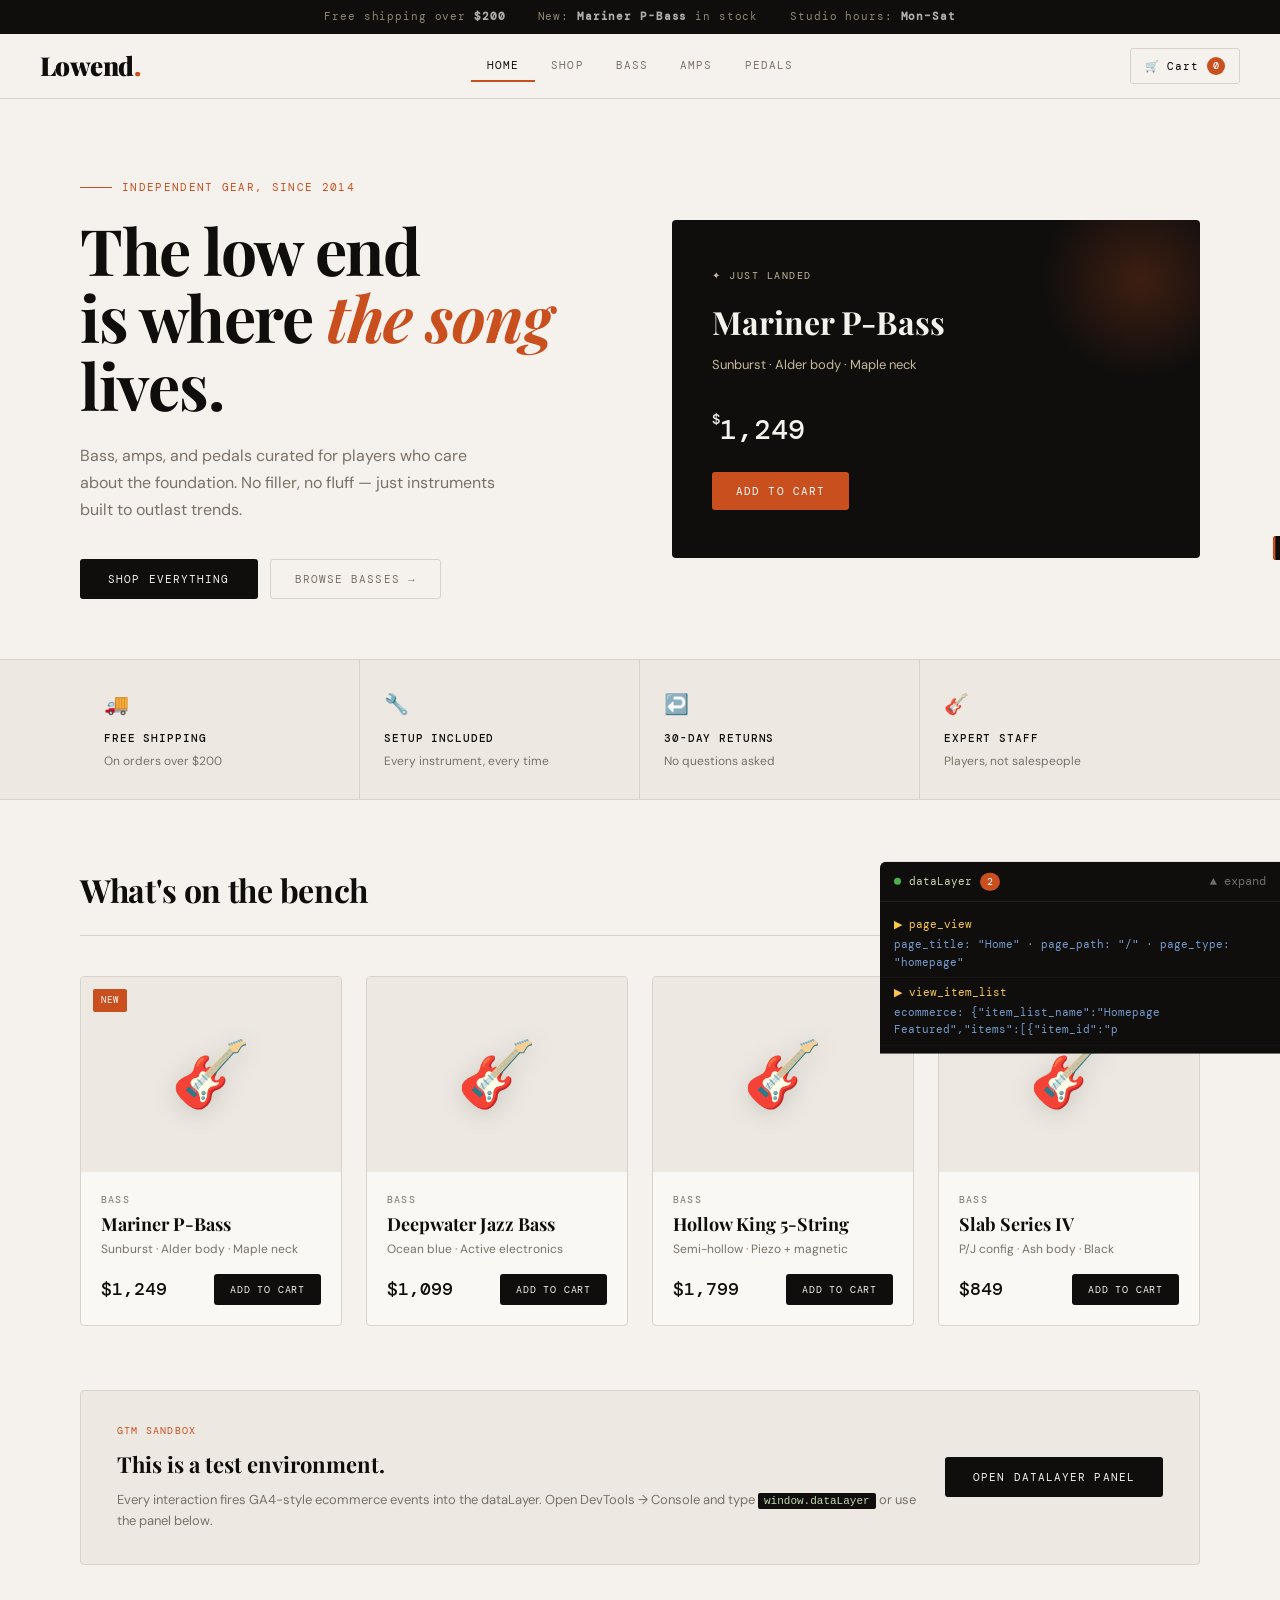
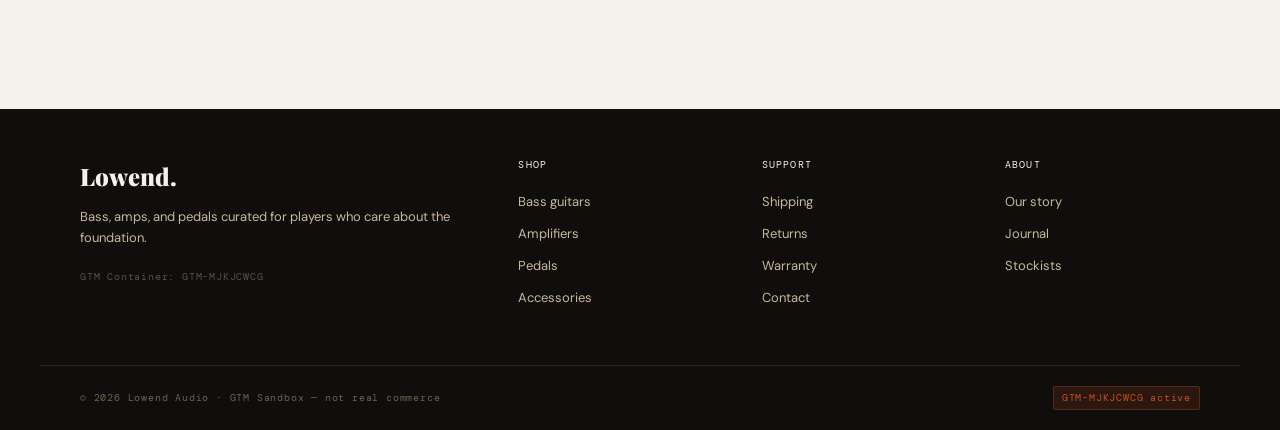
<file: index.html>
<!DOCTYPE html>
<html lang="en">
<head>
  <meta charset="UTF-8" />
  <meta name="viewport" content="width=device-width, initial-scale=1.0" />
  <title>Lowend Audio — GTM Sandbox</title>

  <!-- GTM -->
  <script>(function(w,d,s,l,i){w[l]=w[l]||[];w[l].push({'gtm.start':
  new Date().getTime(),event:'gtm.js'});var f=d.getElementsByTagName(s)[0],
  j=d.createElement(s),dl=l!='dataLayer'?'&l='+l:'';j.async=true;j.src=
  'https://www.googletagmanager.com/gtm.js?id='+i+dl;f.parentNode.insertBefore(j,f);
  })(window,document,'script','dataLayer','GTM-MJKJCWCG');</script>

  <link rel="preconnect" href="https://fonts.googleapis.com" />
  <link rel="preconnect" href="https://fonts.gstatic.com" crossorigin />
  <link href="https://fonts.googleapis.com/css2?family=Playfair+Display:ital,wght@0,700;0,900;1,700&family=DM+Mono:wght@300;400;500&family=DM+Sans:wght@300;400;500&display=swap" rel="stylesheet" />

  <style>
    /* ─── Tokens ──────────────────────────────────────────────── */
    :root {
      --ink:        #0f0e0d;
      --paper:      #f5f2ed;
      --cream:      #ede9e2;
      --warm-mid:   #c8b89a;
      --accent:     #c94f1e;
      --accent-dk:  #a33c12;
      --muted:      #7a7166;
      --border:     #d8d2c8;
      --card-bg:    #faf8f4;
      --success:    #2d6a4f;

      --f-display: 'Playfair Display', Georgia, serif;
      --f-mono:    'DM Mono', 'Courier New', monospace;
      --f-body:    'DM Sans', sans-serif;

      --ease: cubic-bezier(0.25, 0.46, 0.45, 0.94);
      --r: 3px;
    }

    /* ─── Reset ───────────────────────────────────────────────── */
    *, *::before, *::after { box-sizing: border-box; margin: 0; padding: 0; }
    html { scroll-behavior: smooth; }
    body {
      font-family: var(--f-body);
      background: var(--paper);
      color: var(--ink);
      font-size: 15px;
      line-height: 1.6;
      min-height: 100vh;
    }
    img { display: block; max-width: 100%; }
    a { color: inherit; text-decoration: none; }
    button { cursor: pointer; font-family: inherit; border: none; background: none; }

    /* ─── Announcement Bar ────────────────────────────────────── */
    .ann-bar {
      background: var(--ink);
      color: var(--warm-mid);
      font-family: var(--f-mono);
      font-size: 11px;
      letter-spacing: 0.08em;
      text-align: center;
      padding: 8px 16px;
      display: flex;
      justify-content: center;
      gap: 32px;
      flex-wrap: wrap;
    }
    .ann-bar span { opacity: 0.7; }
    .ann-bar strong { color: var(--paper); opacity: 1; }

    /* ─── Header ──────────────────────────────────────────────── */
    header {
      position: sticky;
      top: 0;
      z-index: 100;
      background: var(--paper);
      border-bottom: 1px solid var(--border);
      padding: 0 40px;
    }
    .header-inner {
      max-width: 1200px;
      margin: 0 auto;
      display: grid;
      grid-template-columns: 1fr auto 1fr;
      align-items: center;
      height: 64px;
    }
    .logo {
      font-family: var(--f-display);
      font-size: 26px;
      font-weight: 900;
      letter-spacing: -0.02em;
      cursor: pointer;
    }
    .logo span { color: var(--accent); }

    .main-nav {
      display: flex;
      gap: 0;
      list-style: none;
    }
    .main-nav li a, .main-nav li button {
      font-family: var(--f-mono);
      font-size: 11px;
      letter-spacing: 0.1em;
      text-transform: uppercase;
      padding: 8px 16px;
      color: var(--muted);
      transition: color 0.2s var(--ease);
      border-bottom: 2px solid transparent;
      display: block;
    }
    .main-nav li a:hover, .main-nav li button:hover { color: var(--ink); }
    .main-nav li a.active, .main-nav li button.active {
      color: var(--ink);
      border-bottom-color: var(--accent);
    }

    .header-actions {
      display: flex;
      align-items: center;
      justify-content: flex-end;
      gap: 16px;
    }
    .cart-btn {
      display: flex;
      align-items: center;
      gap: 8px;
      font-family: var(--f-mono);
      font-size: 11px;
      letter-spacing: 0.08em;
      padding: 8px 14px;
      border: 1px solid var(--border);
      border-radius: var(--r);
      transition: all 0.2s var(--ease);
      position: relative;
    }
    .cart-btn:hover { border-color: var(--ink); background: var(--cream); }
    .cart-count {
      background: var(--accent);
      color: white;
      border-radius: 50%;
      width: 18px;
      height: 18px;
      font-size: 10px;
      display: flex;
      align-items: center;
      justify-content: center;
      font-weight: 500;
      transition: transform 0.2s var(--ease);
    }
    .cart-count.bump { transform: scale(1.4); }

    /* ─── Page Sections (tabs) ────────────────────────────────── */
    .page { display: none; }
    .page.active { display: block; }

    /* ─── HOME ────────────────────────────────────────────────── */
    .hero {
      max-width: 1200px;
      margin: 0 auto;
      padding: 80px 40px 60px;
      display: grid;
      grid-template-columns: 1fr 1fr;
      gap: 64px;
      align-items: center;
    }
    .hero-text {}
    .hero-eyebrow {
      font-family: var(--f-mono);
      font-size: 11px;
      letter-spacing: 0.12em;
      text-transform: uppercase;
      color: var(--accent);
      margin-bottom: 20px;
      display: flex;
      align-items: center;
      gap: 10px;
    }
    .hero-eyebrow::before {
      content: '';
      display: block;
      width: 32px;
      height: 1px;
      background: var(--accent);
    }
    .hero-title {
      font-family: var(--f-display);
      font-size: clamp(42px, 5vw, 68px);
      line-height: 1.05;
      letter-spacing: -0.02em;
      margin-bottom: 24px;
    }
    .hero-title em {
      font-style: italic;
      color: var(--accent);
    }
    .hero-body {
      color: var(--muted);
      font-size: 16px;
      line-height: 1.7;
      max-width: 420px;
      margin-bottom: 36px;
    }
    .btn-group { display: flex; gap: 12px; flex-wrap: wrap; }
    .btn-primary {
      background: var(--ink);
      color: var(--paper);
      padding: 13px 28px;
      font-family: var(--f-mono);
      font-size: 11px;
      letter-spacing: 0.1em;
      text-transform: uppercase;
      border-radius: var(--r);
      transition: background 0.2s var(--ease);
    }
    .btn-primary:hover { background: var(--accent); }
    .btn-ghost {
      border: 1px solid var(--border);
      padding: 12px 24px;
      font-family: var(--f-mono);
      font-size: 11px;
      letter-spacing: 0.1em;
      text-transform: uppercase;
      border-radius: var(--r);
      color: var(--muted);
      transition: all 0.2s var(--ease);
    }
    .btn-ghost:hover { border-color: var(--ink); color: var(--ink); }

    .hero-visual {
      position: relative;
    }
    .hero-product-card {
      background: var(--ink);
      border-radius: 4px;
      padding: 48px 40px;
      color: var(--paper);
      position: relative;
      overflow: hidden;
    }
    .hero-product-card::before {
      content: '';
      position: absolute;
      top: -40px; right: -40px;
      width: 200px; height: 200px;
      border-radius: 50%;
      background: radial-gradient(circle, rgba(201,79,30,0.25) 0%, transparent 70%);
    }
    .hero-product-label {
      font-family: var(--f-mono);
      font-size: 10px;
      letter-spacing: 0.15em;
      text-transform: uppercase;
      color: var(--warm-mid);
      margin-bottom: 12px;
    }
    .hero-product-name {
      font-family: var(--f-display);
      font-size: 32px;
      font-weight: 700;
      margin-bottom: 8px;
    }
    .hero-product-sub {
      color: var(--warm-mid);
      font-size: 13px;
      margin-bottom: 32px;
    }
    .hero-product-price {
      font-family: var(--f-mono);
      font-size: 28px;
      font-weight: 500;
      color: var(--paper);
      margin-bottom: 20px;
    }
    .hero-product-price sup {
      font-size: 14px;
      vertical-align: top;
      margin-top: 6px;
    }
    .btn-accent {
      display: inline-block;
      background: var(--accent);
      color: white;
      padding: 12px 24px;
      font-family: var(--f-mono);
      font-size: 11px;
      letter-spacing: 0.1em;
      text-transform: uppercase;
      border-radius: var(--r);
      transition: background 0.2s var(--ease);
      border: none;
    }
    .btn-accent:hover { background: var(--accent-dk); }

    /* Features strip */
    .features-strip {
      border-top: 1px solid var(--border);
      border-bottom: 1px solid var(--border);
      background: var(--cream);
    }
    .features-inner {
      max-width: 1200px;
      margin: 0 auto;
      padding: 0 40px;
      display: grid;
      grid-template-columns: repeat(4, 1fr);
    }
    .feature-item {
      padding: 28px 24px;
      border-right: 1px solid var(--border);
    }
    .feature-item:last-child { border-right: none; }
    .feature-icon {
      font-size: 20px;
      margin-bottom: 10px;
    }
    .feature-label {
      font-family: var(--f-mono);
      font-size: 11px;
      letter-spacing: 0.08em;
      text-transform: uppercase;
      margin-bottom: 4px;
      font-weight: 500;
    }
    .feature-sub { font-size: 12px; color: var(--muted); }

    /* Featured products on homepage */
    .section {
      max-width: 1200px;
      margin: 0 auto;
      padding: 64px 40px;
    }
    .section-header {
      display: flex;
      align-items: baseline;
      justify-content: space-between;
      margin-bottom: 40px;
      border-bottom: 1px solid var(--border);
      padding-bottom: 20px;
    }
    .section-title {
      font-family: var(--f-display);
      font-size: 32px;
      letter-spacing: -0.01em;
    }
    .section-link {
      font-family: var(--f-mono);
      font-size: 11px;
      letter-spacing: 0.1em;
      text-transform: uppercase;
      color: var(--accent);
      display: flex;
      align-items: center;
      gap: 6px;
      transition: gap 0.2s var(--ease);
    }
    .section-link:hover { gap: 10px; }

    /* ─── PRODUCT GRID ────────────────────────────────────────── */
    .product-grid {
      display: grid;
      grid-template-columns: repeat(auto-fill, minmax(260px, 1fr));
      gap: 24px;
    }
    .product-card {
      background: var(--card-bg);
      border: 1px solid var(--border);
      border-radius: 4px;
      overflow: hidden;
      transition: transform 0.25s var(--ease), box-shadow 0.25s var(--ease);
      cursor: pointer;
    }
    .product-card:hover {
      transform: translateY(-4px);
      box-shadow: 0 12px 32px rgba(15,14,13,0.1);
    }
    .product-image {
      aspect-ratio: 4/3;
      background: var(--cream);
      display: flex;
      align-items: center;
      justify-content: center;
      position: relative;
      overflow: hidden;
    }
    .product-emoji {
      font-size: 64px;
      line-height: 1;
      filter: drop-shadow(0 4px 12px rgba(0,0,0,0.15));
      transition: transform 0.3s var(--ease);
    }
    .product-card:hover .product-emoji { transform: scale(1.08) rotate(-2deg); }
    .product-badge {
      position: absolute;
      top: 12px; left: 12px;
      background: var(--accent);
      color: white;
      font-family: var(--f-mono);
      font-size: 9px;
      letter-spacing: 0.1em;
      text-transform: uppercase;
      padding: 4px 8px;
      border-radius: 2px;
    }
    .product-info { padding: 20px; }
    .product-category {
      font-family: var(--f-mono);
      font-size: 10px;
      letter-spacing: 0.12em;
      text-transform: uppercase;
      color: var(--muted);
      margin-bottom: 6px;
    }
    .product-name {
      font-family: var(--f-display);
      font-size: 18px;
      font-weight: 700;
      margin-bottom: 4px;
      line-height: 1.2;
    }
    .product-desc {
      font-size: 12px;
      color: var(--muted);
      margin-bottom: 16px;
      line-height: 1.5;
    }
    .product-footer {
      display: flex;
      align-items: center;
      justify-content: space-between;
    }
    .product-price {
      font-family: var(--f-mono);
      font-size: 18px;
      font-weight: 500;
    }
    .add-to-cart {
      background: var(--ink);
      color: var(--paper);
      padding: 9px 16px;
      font-family: var(--f-mono);
      font-size: 10px;
      letter-spacing: 0.08em;
      text-transform: uppercase;
      border-radius: var(--r);
      transition: background 0.2s var(--ease);
    }
    .add-to-cart:hover { background: var(--accent); }
    .add-to-cart.added {
      background: var(--success);
    }

    /* ─── SHOP PAGE ───────────────────────────────────────────── */
    .shop-layout {
      max-width: 1200px;
      margin: 0 auto;
      padding: 48px 40px;
    }
    .shop-header {
      margin-bottom: 32px;
    }
    .shop-title {
      font-family: var(--f-display);
      font-size: 40px;
      letter-spacing: -0.02em;
      margin-bottom: 8px;
    }
    .shop-sub { color: var(--muted); font-size: 14px; }

    .filter-bar {
      display: flex;
      gap: 8px;
      margin-bottom: 32px;
      flex-wrap: wrap;
      padding-bottom: 24px;
      border-bottom: 1px solid var(--border);
    }
    .filter-btn {
      font-family: var(--f-mono);
      font-size: 11px;
      letter-spacing: 0.08em;
      text-transform: uppercase;
      padding: 8px 16px;
      border: 1px solid var(--border);
      border-radius: 2px;
      color: var(--muted);
      background: transparent;
      transition: all 0.2s var(--ease);
    }
    .filter-btn:hover { border-color: var(--ink); color: var(--ink); }
    .filter-btn.active { background: var(--ink); color: var(--paper); border-color: var(--ink); }

    /* ─── CART PAGE ───────────────────────────────────────────── */
    .cart-layout {
      max-width: 900px;
      margin: 0 auto;
      padding: 48px 40px;
    }
    .cart-title {
      font-family: var(--f-display);
      font-size: 40px;
      letter-spacing: -0.02em;
      margin-bottom: 8px;
    }
    .cart-sub { color: var(--muted); margin-bottom: 40px; font-size: 14px; }

    .cart-empty {
      text-align: center;
      padding: 80px 0;
      color: var(--muted);
    }
    .cart-empty-icon { font-size: 48px; margin-bottom: 16px; }
    .cart-empty h3 {
      font-family: var(--f-display);
      font-size: 24px;
      margin-bottom: 8px;
    }

    .cart-items { margin-bottom: 32px; }
    .cart-item {
      display: grid;
      grid-template-columns: 64px 1fr auto auto;
      gap: 20px;
      align-items: center;
      padding: 20px 0;
      border-bottom: 1px solid var(--border);
    }
    .cart-item-thumb {
      width: 64px;
      height: 64px;
      background: var(--cream);
      border-radius: 3px;
      display: flex;
      align-items: center;
      justify-content: center;
      font-size: 28px;
    }
    .cart-item-name {
      font-family: var(--f-display);
      font-size: 16px;
      font-weight: 700;
      margin-bottom: 2px;
    }
    .cart-item-cat {
      font-family: var(--f-mono);
      font-size: 10px;
      letter-spacing: 0.1em;
      text-transform: uppercase;
      color: var(--muted);
    }
    .qty-control {
      display: flex;
      align-items: center;
      gap: 12px;
      font-family: var(--f-mono);
      font-size: 14px;
    }
    .qty-btn {
      width: 28px; height: 28px;
      border: 1px solid var(--border);
      border-radius: 2px;
      display: flex; align-items: center; justify-content: center;
      font-size: 16px;
      color: var(--muted);
      transition: all 0.15s;
    }
    .qty-btn:hover { border-color: var(--ink); color: var(--ink); }
    .cart-item-price {
      font-family: var(--f-mono);
      font-size: 16px;
      font-weight: 500;
      text-align: right;
      min-width: 80px;
    }
    .remove-btn {
      font-size: 18px;
      color: var(--muted);
      line-height: 1;
      padding: 4px;
      transition: color 0.15s;
    }
    .remove-btn:hover { color: var(--accent); }

    .cart-summary {
      background: var(--cream);
      border: 1px solid var(--border);
      border-radius: 4px;
      padding: 28px;
    }
    .summary-row {
      display: flex;
      justify-content: space-between;
      align-items: center;
      padding: 8px 0;
      font-size: 14px;
      color: var(--muted);
    }
    .summary-row.total {
      border-top: 1px solid var(--border);
      margin-top: 8px;
      padding-top: 16px;
      color: var(--ink);
      font-family: var(--f-mono);
      font-size: 18px;
      font-weight: 500;
    }
    .checkout-btn {
      width: 100%;
      background: var(--accent);
      color: white;
      padding: 16px;
      font-family: var(--f-mono);
      font-size: 12px;
      letter-spacing: 0.12em;
      text-transform: uppercase;
      border-radius: var(--r);
      margin-top: 20px;
      transition: background 0.2s var(--ease);
      border: none;
      cursor: pointer;
    }
    .checkout-btn:hover { background: var(--accent-dk); }
    .checkout-btn:disabled { background: var(--muted); cursor: not-allowed; }

    /* ─── CHECKOUT PAGE ───────────────────────────────────────── */
    .checkout-layout {
      max-width: 1000px;
      margin: 0 auto;
      padding: 48px 40px;
      display: grid;
      grid-template-columns: 1fr 380px;
      gap: 48px;
      align-items: start;
    }
    .checkout-title {
      font-family: var(--f-display);
      font-size: 32px;
      letter-spacing: -0.02em;
      margin-bottom: 32px;
    }
    .form-section {
      margin-bottom: 32px;
    }
    .form-section-title {
      font-family: var(--f-mono);
      font-size: 11px;
      letter-spacing: 0.12em;
      text-transform: uppercase;
      color: var(--muted);
      margin-bottom: 16px;
      padding-bottom: 8px;
      border-bottom: 1px solid var(--border);
    }
    .form-row { display: grid; grid-template-columns: 1fr 1fr; gap: 12px; }
    .form-row.full { grid-template-columns: 1fr; }
    .form-group { margin-bottom: 12px; }
    .form-label {
      display: block;
      font-family: var(--f-mono);
      font-size: 10px;
      letter-spacing: 0.1em;
      text-transform: uppercase;
      color: var(--muted);
      margin-bottom: 6px;
    }
    .form-input {
      width: 100%;
      padding: 10px 12px;
      border: 1px solid var(--border);
      border-radius: var(--r);
      font-family: var(--f-body);
      font-size: 14px;
      background: var(--card-bg);
      color: var(--ink);
      transition: border-color 0.2s;
      outline: none;
    }
    .form-input:focus { border-color: var(--ink); }

    .checkout-sidebar {
      position: sticky;
      top: 84px;
    }
    .order-summary {
      background: var(--cream);
      border: 1px solid var(--border);
      border-radius: 4px;
      padding: 24px;
    }
    .order-summary-title {
      font-family: var(--f-mono);
      font-size: 11px;
      letter-spacing: 0.12em;
      text-transform: uppercase;
      color: var(--muted);
      margin-bottom: 20px;
    }
    .order-item {
      display: flex;
      gap: 12px;
      align-items: center;
      margin-bottom: 12px;
    }
    .order-item-thumb {
      width: 44px; height: 44px;
      background: var(--paper);
      border-radius: 3px;
      display: flex; align-items: center; justify-content: center;
      font-size: 20px;
      flex-shrink: 0;
    }
    .order-item-details { flex: 1; }
    .order-item-name { font-size: 13px; font-weight: 500; }
    .order-item-qty { font-family: var(--f-mono); font-size: 11px; color: var(--muted); }
    .order-item-price { font-family: var(--f-mono); font-size: 13px; }

    .place-order-btn {
      width: 100%;
      background: var(--ink);
      color: var(--paper);
      padding: 15px;
      font-family: var(--f-mono);
      font-size: 12px;
      letter-spacing: 0.12em;
      text-transform: uppercase;
      border-radius: var(--r);
      margin-top: 20px;
      transition: background 0.2s var(--ease);
      border: none;
      cursor: pointer;
    }
    .place-order-btn:hover { background: var(--accent); }

    /* ─── CONFIRMATION PAGE ───────────────────────────────────── */
    .confirm-layout {
      max-width: 640px;
      margin: 0 auto;
      padding: 80px 40px;
      text-align: center;
    }
    .confirm-icon { font-size: 56px; margin-bottom: 24px; }
    .confirm-title {
      font-family: var(--f-display);
      font-size: 42px;
      letter-spacing: -0.02em;
      margin-bottom: 12px;
    }
    .confirm-sub {
      color: var(--muted);
      font-size: 16px;
      margin-bottom: 40px;
      line-height: 1.7;
    }
    .confirm-order-num {
      font-family: var(--f-mono);
      font-size: 13px;
      letter-spacing: 0.08em;
      color: var(--muted);
      background: var(--cream);
      border: 1px solid var(--border);
      border-radius: 3px;
      padding: 12px 24px;
      display: inline-block;
      margin-bottom: 40px;
    }
    .confirm-order-num strong { color: var(--ink); }

    /* ─── DATALAYER PANEL ─────────────────────────────────────── */
    .dl-panel {
      position: fixed;
      bottom: 0; right: 0;
      width: 400px;
      max-height: 320px;
      background: var(--ink);
      color: #c8d8b0;
      font-family: var(--f-mono);
      font-size: 11px;
      z-index: 9999;
      border-top-left-radius: 6px;
      display: flex;
      flex-direction: column;
      transform: translateY(calc(100% - 38px));
      transition: transform 0.3s var(--ease);
    }
    .dl-panel.open { transform: translateY(0); }
    .dl-header {
      display: flex;
      align-items: center;
      justify-content: space-between;
      padding: 10px 14px;
      cursor: pointer;
      border-bottom: 1px solid rgba(255,255,255,0.1);
      flex-shrink: 0;
    }
    .dl-header-left {
      display: flex;
      align-items: center;
      gap: 8px;
    }
    .dl-dot {
      width: 7px; height: 7px;
      border-radius: 50%;
      background: #4caf50;
      animation: pulse 2s infinite;
    }
    @keyframes pulse {
      0%, 100% { opacity: 1; }
      50% { opacity: 0.4; }
    }
    .dl-badge {
      background: var(--accent);
      color: white;
      border-radius: 10px;
      padding: 1px 7px;
      font-size: 10px;
    }
    .dl-log {
      overflow-y: auto;
      flex: 1;
      padding: 8px 0;
    }
    .dl-entry {
      padding: 6px 14px;
      border-bottom: 1px solid rgba(255,255,255,0.05);
      animation: slideIn 0.2s var(--ease);
    }
    @keyframes slideIn {
      from { opacity: 0; transform: translateX(8px); }
      to { opacity: 1; transform: translateX(0); }
    }
    .dl-entry-event {
      color: #f9c74f;
      margin-bottom: 2px;
    }
    .dl-entry-data { color: #90c0ff; opacity: 0.8; }

    /* ─── FOOTER ──────────────────────────────────────────────── */
    footer {
      background: var(--ink);
      color: var(--warm-mid);
      margin-top: 80px;
    }
    .footer-inner {
      max-width: 1200px;
      margin: 0 auto;
      padding: 48px 40px;
      display: grid;
      grid-template-columns: 2fr 1fr 1fr 1fr;
      gap: 48px;
    }
    .footer-brand {}
    .footer-logo {
      font-family: var(--f-display);
      font-size: 24px;
      font-weight: 900;
      color: var(--paper);
      margin-bottom: 12px;
    }
    .footer-tagline { font-size: 13px; line-height: 1.6; margin-bottom: 20px; }
    .footer-col-title {
      font-family: var(--f-mono);
      font-size: 10px;
      letter-spacing: 0.12em;
      text-transform: uppercase;
      color: var(--paper);
      margin-bottom: 16px;
    }
    .footer-links { list-style: none; }
    .footer-links li { margin-bottom: 8px; }
    .footer-links a {
      font-size: 13px;
      transition: color 0.15s;
    }
    .footer-links a:hover { color: var(--paper); }
    .footer-bottom {
      border-top: 1px solid rgba(255,255,255,0.1);
      padding: 20px 40px;
      max-width: 1200px;
      margin: 0 auto;
      display: flex;
      justify-content: space-between;
      align-items: center;
      font-family: var(--f-mono);
      font-size: 10px;
      letter-spacing: 0.08em;
      color: rgba(200,184,154,0.5);
    }
    .gtm-note {
      background: rgba(201,79,30,0.15);
      border: 1px solid rgba(201,79,30,0.3);
      border-radius: 2px;
      padding: 3px 8px;
      color: var(--accent);
    }

    /* ─── Toast ───────────────────────────────────────────────── */
    .toast {
      position: fixed;
      bottom: 340px;
      right: 16px;
      background: var(--ink);
      color: var(--paper);
      font-family: var(--f-mono);
      font-size: 12px;
      padding: 12px 20px;
      border-radius: 3px;
      border-left: 3px solid var(--accent);
      z-index: 9998;
      transform: translateX(120%);
      transition: transform 0.3s var(--ease);
    }
    .toast.show { transform: translateX(0); }

    /* ─── Utility ─────────────────────────────────────────────── */
    .hidden { display: none !important; }
    .text-muted { color: var(--muted); }
  </style>
</head>
<body>

<!-- GTM noscript -->
<noscript><iframe src="https://www.googletagmanager.com/ns.html?id=GTM-MJKJCWCG" height="0" width="0" style="display:none;visibility:hidden"></iframe></noscript>

<!-- Announcement Bar -->
<div class="ann-bar">
  <span>Free shipping over <strong>$200</strong></span>
  <span>New: <strong>Mariner P-Bass</strong> in stock</span>
  <span>Studio hours: <strong>Mon–Sat</strong></span>
</div>

<!-- Header -->
<header>
  <div class="header-inner">
    <div class="logo" onclick="navigate('home')">Lowend<span>.</span></div>

    <nav>
      <ul class="main-nav">
        <li><button class="nav-btn active" data-page="home" onclick="navigate('home')">Home</button></li>
        <li><button class="nav-btn" data-page="shop" onclick="navigate('shop')">Shop</button></li>
        <li><button class="nav-btn" data-page="shop" onclick="navigate('shop','bass')">Bass</button></li>
        <li><button class="nav-btn" data-page="shop" onclick="navigate('shop','amps')">Amps</button></li>
        <li><button class="nav-btn" data-page="shop" onclick="navigate('shop','pedals')">Pedals</button></li>
      </ul>
    </nav>

    <div class="header-actions">
      <button class="cart-btn" onclick="navigate('cart')" data-track="cart-icon-click">
        🛒 Cart <span class="cart-count" id="cartCount">0</span>
      </button>
    </div>
  </div>
</header>

<!-- Toast -->
<div class="toast" id="toast"></div>

<!-- ═══════════════════════════════════════════════════════════
     PAGE: HOME
════════════════════════════════════════════════════════════ -->
<div class="page active" id="page-home">

  <!-- Hero -->
  <div class="hero">
    <div class="hero-text">
      <div class="hero-eyebrow">Independent gear, since 2014</div>
      <h1 class="hero-title">The low end<br/>is where <em>the song</em><br/>lives.</h1>
      <p class="hero-body">Bass, amps, and pedals curated for players who care about the foundation. No filler, no fluff — just instruments built to outlast trends.</p>
      <div class="btn-group">
        <button class="btn-primary" onclick="navigate('shop')" data-track="hero-cta-shop">Shop everything</button>
        <button class="btn-ghost" onclick="navigate('shop','bass')" data-track="hero-cta-bass">Browse basses →</button>
      </div>
    </div>
    <div class="hero-visual">
      <div class="hero-product-card">
        <div class="hero-product-label">✦ Just landed</div>
        <div class="hero-product-name">Mariner P-Bass</div>
        <div class="hero-product-sub">Sunburst · Alder body · Maple neck</div>
        <div class="hero-product-price"><sup>$</sup>1,249</div>
        <button class="btn-accent" onclick="addToCartById('p1')" data-track="hero-add-to-cart">Add to cart</button>
      </div>
    </div>
  </div>

  <!-- Features strip -->
  <div class="features-strip">
    <div class="features-inner">
      <div class="feature-item">
        <div class="feature-icon">🚚</div>
        <div class="feature-label">Free shipping</div>
        <div class="feature-sub">On orders over $200</div>
      </div>
      <div class="feature-item">
        <div class="feature-icon">🔧</div>
        <div class="feature-label">Setup included</div>
        <div class="feature-sub">Every instrument, every time</div>
      </div>
      <div class="feature-item">
        <div class="feature-icon">↩️</div>
        <div class="feature-label">30-day returns</div>
        <div class="feature-sub">No questions asked</div>
      </div>
      <div class="feature-item">
        <div class="feature-icon">🎸</div>
        <div class="feature-label">Expert staff</div>
        <div class="feature-sub">Players, not salespeople</div>
      </div>
    </div>
  </div>

  <!-- Featured products -->
  <div class="section">
    <div class="section-header">
      <h2 class="section-title">What's on the bench</h2>
      <button class="section-link" onclick="navigate('shop')" data-track="home-all-products-link">All products →</button>
    </div>
    <div class="product-grid" id="homeFeatured"></div>
  </div>

  <!-- GTM sandbox callout -->
  <div class="section" style="padding-top:0">
    <div style="background:var(--cream);border:1px solid var(--border);border-radius:4px;padding:32px 36px;display:grid;grid-template-columns:1fr auto;gap:24px;align-items:center">
      <div>
        <div style="font-family:var(--f-mono);font-size:10px;letter-spacing:0.12em;text-transform:uppercase;color:var(--accent);margin-bottom:8px">GTM Sandbox</div>
        <h3 style="font-family:var(--f-display);font-size:22px;margin-bottom:8px">This is a test environment.</h3>
        <p style="color:var(--muted);font-size:13px;line-height:1.6">Every interaction fires GA4-style ecommerce events into the dataLayer. Open DevTools → Console and type <code style="background:var(--ink);color:#c8d8b0;padding:2px 6px;border-radius:2px;font-size:11px">window.dataLayer</code> or use the panel below.</p>
      </div>
      <div>
        <button class="btn-primary" onclick="toggleDL()" data-track="sandbox-open-datalayer">Open dataLayer panel</button>
      </div>
    </div>
  </div>

</div><!-- /page-home -->


<!-- ═══════════════════════════════════════════════════════════
     PAGE: SHOP
════════════════════════════════════════════════════════════ -->
<div class="page" id="page-shop">
  <div class="shop-layout">
    <div class="shop-header">
      <h1 class="shop-title">The Shop</h1>
      <p class="shop-sub">Handpicked basses, amps, and pedals — everything we'd play ourselves.</p>
    </div>
    <div class="filter-bar" id="filterBar">
      <button class="filter-btn active" data-filter="all" onclick="filterProducts('all')">All</button>
      <button class="filter-btn" data-filter="bass" onclick="filterProducts('bass')">Bass Guitars</button>
      <button class="filter-btn" data-filter="amps" onclick="filterProducts('amps')">Amplifiers</button>
      <button class="filter-btn" data-filter="pedals" onclick="filterProducts('pedals')">Pedals</button>
      <button class="filter-btn" data-filter="accessories" onclick="filterProducts('accessories')">Accessories</button>
    </div>
    <div class="product-grid" id="shopGrid"></div>
  </div>
</div>


<!-- ═══════════════════════════════════════════════════════════
     PAGE: CART
════════════════════════════════════════════════════════════ -->
<div class="page" id="page-cart">
  <div class="cart-layout">
    <h1 class="cart-title">Your Cart</h1>
    <p class="cart-sub" id="cartSubtitle"></p>
    <div id="cartBody"></div>
  </div>
</div>


<!-- ═══════════════════════════════════════════════════════════
     PAGE: CHECKOUT
════════════════════════════════════════════════════════════ -->
<div class="page" id="page-checkout">
  <div class="checkout-layout">
    <div>
      <h1 class="checkout-title">Checkout</h1>

      <div class="form-section">
        <div class="form-section-title">Contact information</div>
        <div class="form-row">
          <div class="form-group">
            <label class="form-label">First name</label>
            <input class="form-input" id="fname" type="text" placeholder="Jane" />
          </div>
          <div class="form-group">
            <label class="form-label">Last name</label>
            <input class="form-input" id="lname" type="text" placeholder="Smith" />
          </div>
        </div>
        <div class="form-row full">
          <div class="form-group">
            <label class="form-label">Email</label>
            <input class="form-input" id="email" type="email" placeholder="jane@example.com" data-track="checkout-email-field" />
          </div>
        </div>
      </div>

      <div class="form-section">
        <div class="form-section-title">Shipping address</div>
        <div class="form-row full">
          <div class="form-group">
            <label class="form-label">Address</label>
            <input class="form-input" type="text" placeholder="123 Main St" />
          </div>
        </div>
        <div class="form-row">
          <div class="form-group">
            <label class="form-label">City</label>
            <input class="form-input" type="text" placeholder="Melbourne" />
          </div>
          <div class="form-group">
            <label class="form-label">Postcode</label>
            <input class="form-input" type="text" placeholder="3000" />
          </div>
        </div>
      </div>

      <div class="form-section">
        <div class="form-section-title">Payment</div>
        <div class="form-row full">
          <div class="form-group">
            <label class="form-label">Card number</label>
            <input class="form-input" type="text" placeholder="4242 4242 4242 4242" maxlength="19" data-track="checkout-card-field" />
          </div>
        </div>
        <div class="form-row">
          <div class="form-group">
            <label class="form-label">Expiry</label>
            <input class="form-input" type="text" placeholder="MM / YY" />
          </div>
          <div class="form-group">
            <label class="form-label">CVC</label>
            <input class="form-input" type="text" placeholder="123" />
          </div>
        </div>
      </div>
    </div>

    <!-- Sidebar -->
    <div class="checkout-sidebar">
      <div class="order-summary">
        <div class="order-summary-title">Order summary</div>
        <div id="checkoutItems"></div>
        <div id="checkoutTotals"></div>
        <button class="place-order-btn" onclick="placeOrder()" data-track="place-order-btn">Place order</button>
      </div>
    </div>
  </div>
</div>


<!-- ═══════════════════════════════════════════════════════════
     PAGE: CONFIRMATION
════════════════════════════════════════════════════════════ -->
<div class="page" id="page-confirm">
  <div class="confirm-layout">
    <div class="confirm-icon">✅</div>
    <h1 class="confirm-title">Order placed!</h1>
    <p class="confirm-sub">Thanks for your order. This is a sandbox — no real transaction occurred, but a <code style="font-size:13px">purchase</code> event has been pushed to the dataLayer.</p>
    <div class="confirm-order-num">Order <strong id="confirmOrderNum">#LW-000000</strong></div>
    <div class="btn-group" style="justify-content:center">
      <button class="btn-primary" onclick="navigate('shop')" data-track="confirm-continue-shopping">Continue shopping</button>
      <button class="btn-ghost" onclick="toggleDL()" data-track="confirm-view-datalayer">View dataLayer →</button>
    </div>
  </div>
</div>


<!-- ─── Footer ─────────────────────────────────────────────── -->
<footer>
  <div class="footer-inner">
    <div class="footer-brand">
      <div class="footer-logo">Lowend.</div>
      <p class="footer-tagline">Bass, amps, and pedals curated for players who care about the foundation.</p>
      <div style="font-family:var(--f-mono);font-size:10px;letter-spacing:0.08em;color:rgba(200,184,154,0.4)">GTM Container: GTM-MJKJCWCG</div>
    </div>
    <div>
      <div class="footer-col-title">Shop</div>
      <ul class="footer-links">
        <li><a href="#" onclick="navigate('shop','bass')">Bass guitars</a></li>
        <li><a href="#" onclick="navigate('shop','amps')">Amplifiers</a></li>
        <li><a href="#" onclick="navigate('shop','pedals')">Pedals</a></li>
        <li><a href="#" onclick="navigate('shop','accessories')">Accessories</a></li>
      </ul>
    </div>
    <div>
      <div class="footer-col-title">Support</div>
      <ul class="footer-links">
        <li><a href="#" data-track="footer-shipping">Shipping</a></li>
        <li><a href="#" data-track="footer-returns">Returns</a></li>
        <li><a href="#" data-track="footer-warranty">Warranty</a></li>
        <li><a href="#" data-track="footer-contact">Contact</a></li>
      </ul>
    </div>
    <div>
      <div class="footer-col-title">About</div>
      <ul class="footer-links">
        <li><a href="#" data-track="footer-story">Our story</a></li>
        <li><a href="#" data-track="footer-journal">Journal</a></li>
        <li><a href="#" data-track="footer-stockists">Stockists</a></li>
      </ul>
    </div>
  </div>
  <div class="footer-bottom">
    <span>© 2026 Lowend Audio · GTM Sandbox — not real commerce</span>
    <span class="gtm-note">GTM-MJKJCWCG active</span>
  </div>
</footer>


<!-- ─── dataLayer Panel ────────────────────────────────────── -->
<div class="dl-panel" id="dlPanel">
  <div class="dl-header" onclick="toggleDL()">
    <div class="dl-header-left">
      <div class="dl-dot"></div>
      <span>dataLayer</span>
      <span class="dl-badge" id="dlBadge">0</span>
    </div>
    <span id="dlChevron" style="color:rgba(255,255,255,0.4);font-size:12px">▲ expand</span>
  </div>
  <div class="dl-log" id="dlLog"></div>
</div>


<!-- ═══════════════════════════════════════════════════════════
     JAVASCRIPT
════════════════════════════════════════════════════════════ -->
<script>
// ─── dataLayer init ────────────────────────────────────────
window.dataLayer = window.dataLayer || [];

// ─── Product catalogue ─────────────────────────────────────
const PRODUCTS = [
  { id:'p1',  name:'Mariner P-Bass',        category:'bass',        price:1249, emoji:'🎸', desc:'Sunburst · Alder body · Maple neck', badge:'New' },
  { id:'p2',  name:'Deepwater Jazz Bass',   category:'bass',        price:1099, emoji:'🎸', desc:'Ocean blue · Active electronics' },
  { id:'p3',  name:'Hollow King 5-String',  category:'bass',        price:1799, emoji:'🎸', desc:'Semi-hollow · Piezo + magnetic' },
  { id:'p4',  name:'Slab Series IV',        category:'bass',        price:849,  emoji:'🎸', desc:'P/J config · Ash body · Black', badge:'Sale' },
  { id:'p5',  name:'Ironhead 200W Combo',   category:'amps',        price:699,  emoji:'🔊', desc:'Class D · 1×15" · DI out' },
  { id:'p6',  name:'Watt Foundry 500',      category:'amps',        price:1150, emoji:'🔊', desc:'Tube preamp · 500W solid state' },
  { id:'p7',  name:'Coastal 112 Cabinet',   category:'amps',        price:549,  emoji:'🔊', desc:'Eminence driver · Birch ply' },
  { id:'p8',  name:'Envelope Madness',      category:'pedals',      price:189,  emoji:'🎛️', desc:'Auto-wah · Blend · Filter range' },
  { id:'p9',  name:'Darkroom Compressor',   category:'pedals',      price:219,  emoji:'🎛️', desc:'Optical · Attack/release · LED meter', badge:'Popular' },
  { id:'p10', name:'Sub Octave Machine',    category:'pedals',      price:169,  emoji:'🎛️', desc:'-1 & -2 oct · Clean blend · Polyphonic' },
  { id:'p11', name:'Chromatic Floor Tuner', category:'pedals',      price:89,   emoji:'🎛️', desc:'±0.1 cent · True bypass · Mute' },
  { id:'p12', name:'Instrument Cable 6m',   category:'accessories', price:39,   emoji:'🔌', desc:'Neutrik connectors · Oxygen-free copper' },
  { id:'p13', name:'Bass Strap — Leather',  category:'accessories', price:79,   emoji:'🎒', desc:'Full-grain · 8–12cm adjustable' },
];

// ─── Cart state ─────────────────────────────────────────────
let cart = [];
let currentFilter = 'all';
let dlOpen = false;
let dlEventCount = 0;

// ─── dataLayer push + panel ────────────────────────────────
function dlPush(obj) {
  window.dataLayer.push(obj);
  dlEventCount++;
  document.getElementById('dlBadge').textContent = dlEventCount;

  const log = document.getElementById('dlLog');
  const entry = document.createElement('div');
  entry.className = 'dl-entry';

  const eventLine = document.createElement('div');
  eventLine.className = 'dl-entry-event';
  eventLine.textContent = '▶ ' + (obj.event || '(no event)');

  const dataLine = document.createElement('div');
  dataLine.className = 'dl-entry-data';
  const preview = Object.entries(obj)
    .filter(([k]) => k !== 'event')
    .map(([k, v]) => `${k}: ${JSON.stringify(v).slice(0,60)}`)
    .join('  ·  ');
  dataLine.textContent = preview;

  entry.appendChild(eventLine);
  if (preview) entry.appendChild(dataLine);
  log.insertBefore(entry, log.firstChild);
}

function toggleDL() {
  dlOpen = !dlOpen;
  document.getElementById('dlPanel').classList.toggle('open', dlOpen);
  document.getElementById('dlChevron').textContent = dlOpen ? '▼ collapse' : '▲ expand';
}

// ─── Navigation ─────────────────────────────────────────────
function navigate(page, filter) {
  document.querySelectorAll('.page').forEach(p => p.classList.remove('active'));
  document.getElementById('page-' + page).classList.add('active');

  document.querySelectorAll('.nav-btn').forEach(b => {
    b.classList.toggle('active', b.dataset.page === page);
  });

  if (page === 'shop') {
    renderShop();
    if (filter) filterProducts(filter);
  }
  if (page === 'cart') renderCart();
  if (page === 'checkout') renderCheckout();

  window.scrollTo({ top: 0, behavior: 'smooth' });

  // virtual_page_view
  dlPush({
    event: 'virtual_page_view',
    page_title: page.charAt(0).toUpperCase() + page.slice(1),
    page_path: '/' + page,
    ...(filter ? { page_category: filter } : {})
  });
}

// ─── Product rendering ──────────────────────────────────────
function productCardHTML(p, trackList) {
  return `
    <div class="product-card"
         onclick="productClick('${p.id}')"
         data-product-id="${p.id}"
         data-track="product-card-click">
      <div class="product-image">
        <div class="product-emoji">${p.emoji}</div>
        ${p.badge ? `<div class="product-badge">${p.badge}</div>` : ''}
      </div>
      <div class="product-info">
        <div class="product-category">${p.category}</div>
        <div class="product-name">${p.name}</div>
        <div class="product-desc">${p.desc}</div>
        <div class="product-footer">
          <div class="product-price">$${p.price.toLocaleString()}</div>
          <button class="add-to-cart"
                  id="atc-${p.id}"
                  onclick="event.stopPropagation(); addToCartById('${p.id}')"
                  data-track="add-to-cart"
                  data-product-id="${p.id}"
                  data-product-name="${p.name}"
                  data-product-price="${p.price}"
                  data-product-category="${p.category}">
            Add to cart
          </button>
        </div>
      </div>
    </div>`;
}

function renderHomeFeatured() {
  const featured = PRODUCTS.filter((_, i) => i < 4);
  document.getElementById('homeFeatured').innerHTML = featured.map(p => productCardHTML(p)).join('');

  // view_item_list
  dlPush({
    event: 'view_item_list',
    ecommerce: {
      item_list_name: 'Homepage Featured',
      items: featured.map((p, i) => ({
        item_id: p.id,
        item_name: p.name,
        item_category: p.category,
        price: p.price,
        index: i
      }))
    }
  });
}

function renderShop() {
  const filtered = currentFilter === 'all'
    ? PRODUCTS
    : PRODUCTS.filter(p => p.category === currentFilter);

  document.getElementById('shopGrid').innerHTML = filtered.map(p => productCardHTML(p)).join('');

  // view_item_list
  dlPush({
    event: 'view_item_list',
    ecommerce: {
      item_list_name: 'Shop — ' + currentFilter,
      items: filtered.map((p, i) => ({
        item_id: p.id,
        item_name: p.name,
        item_category: p.category,
        price: p.price,
        index: i
      }))
    }
  });
}

function filterProducts(filter) {
  currentFilter = filter;
  document.querySelectorAll('.filter-btn').forEach(b => {
    b.classList.toggle('active', b.dataset.filter === filter);
  });
  renderShop();

  dlPush({
    event: 'filter_applied',
    filter_category: filter
  });
}

function productClick(id) {
  const p = PRODUCTS.find(x => x.id === id);
  if (!p) return;
  dlPush({
    event: 'select_item',
    ecommerce: {
      items: [{ item_id: p.id, item_name: p.name, item_category: p.category, price: p.price }]
    }
  });
}

// ─── Cart logic ─────────────────────────────────────────────
function addToCartById(id) {
  const p = PRODUCTS.find(x => x.id === id);
  if (!p) return;

  const existing = cart.find(c => c.id === id);
  if (existing) {
    existing.qty++;
  } else {
    cart.push({ ...p, qty: 1 });
  }

  updateCartCount();
  showToast(`${p.name} added to cart`);

  // Flash button
  const btn = document.getElementById('atc-' + id);
  if (btn) {
    btn.textContent = '✓ Added';
    btn.classList.add('added');
    setTimeout(() => {
      btn.textContent = 'Add to cart';
      btn.classList.remove('added');
    }, 1200);
  }

  // Bump cart count
  const cc = document.getElementById('cartCount');
  cc.classList.add('bump');
  setTimeout(() => cc.classList.remove('bump'), 300);

  // add_to_cart event
  dlPush({
    event: 'add_to_cart',
    ecommerce: {
      currency: 'AUD',
      value: p.price,
      items: [{
        item_id: p.id,
        item_name: p.name,
        item_category: p.category,
        price: p.price,
        quantity: 1
      }]
    }
  });
}

function updateCartCount() {
  const total = cart.reduce((s, c) => s + c.qty, 0);
  document.getElementById('cartCount').textContent = total;
}

function cartTotal() {
  return cart.reduce((s, c) => s + c.price * c.qty, 0);
}

function changeQty(id, delta) {
  const item = cart.find(c => c.id === id);
  if (!item) return;
  item.qty += delta;
  if (item.qty <= 0) removeFromCart(id, true);
  else renderCart();

  dlPush({
    event: delta > 0 ? 'add_to_cart' : 'remove_from_cart',
    ecommerce: {
      currency: 'AUD',
      value: item.price,
      items: [{ item_id: item.id, item_name: item.name, price: item.price, quantity: 1 }]
    }
  });
}

function removeFromCart(id, silent) {
  const item = cart.find(c => c.id === id);
  cart = cart.filter(c => c.id !== id);
  updateCartCount();
  renderCart();
  if (!silent && item) {
    dlPush({
      event: 'remove_from_cart',
      ecommerce: {
        currency: 'AUD',
        value: item.price * item.qty,
        items: [{ item_id: item.id, item_name: item.name, price: item.price, quantity: item.qty }]
      }
    });
  }
}

function renderCart() {
  const body = document.getElementById('cartBody');
  const sub  = document.getElementById('cartSubtitle');
  const total = cartTotal();
  const itemCount = cart.reduce((s, c) => s + c.qty, 0);

  sub.textContent = itemCount
    ? `${itemCount} item${itemCount > 1 ? 's' : ''} · $${total.toLocaleString()} AUD`
    : '';

  if (!cart.length) {
    body.innerHTML = `
      <div class="cart-empty">
        <div class="cart-empty-icon">🛒</div>
        <h3>Your cart is empty</h3>
        <p style="margin-bottom:24px">Looks like you haven't added anything yet.</p>
        <button class="btn-primary" onclick="navigate('shop')">Start shopping</button>
      </div>`;
    return;
  }

  const itemsHTML = cart.map(c => `
    <div class="cart-item">
      <div class="cart-item-thumb">${c.emoji}</div>
      <div>
        <div class="cart-item-name">${c.name}</div>
        <div class="cart-item-cat">${c.category}</div>
      </div>
      <div class="qty-control">
        <button class="qty-btn" onclick="changeQty('${c.id}',-1)">−</button>
        <span>${c.qty}</span>
        <button class="qty-btn" onclick="changeQty('${c.id}',1)">+</button>
      </div>
      <div class="cart-item-price">$${(c.price * c.qty).toLocaleString()}</div>
      <button class="remove-btn" onclick="removeFromCart('${c.id}')" data-track="cart-remove">×</button>
    </div>`).join('');

  const shipping = total >= 200 ? 0 : 15;
  const summaryHTML = `
    <div class="cart-summary">
      <div class="summary-row"><span>Subtotal</span><span>$${total.toLocaleString()}</span></div>
      <div class="summary-row"><span>Shipping</span><span>${shipping === 0 ? '<span style="color:var(--success)">Free</span>' : '$' + shipping}</span></div>
      <div class="summary-row total"><span>Total</span><span>$${(total + shipping).toLocaleString()} AUD</span></div>
      <button class="checkout-btn" onclick="beginCheckout()" data-track="proceed-to-checkout">Proceed to checkout</button>
    </div>`;

  body.innerHTML = `<div class="cart-items">${itemsHTML}</div>${summaryHTML}`;

  // view_cart
  dlPush({
    event: 'view_cart',
    ecommerce: {
      currency: 'AUD',
      value: total,
      items: cart.map(c => ({
        item_id: c.id, item_name: c.name,
        item_category: c.category, price: c.price, quantity: c.qty
      }))
    }
  });
}

function beginCheckout() {
  navigate('checkout');
  dlPush({
    event: 'begin_checkout',
    ecommerce: {
      currency: 'AUD',
      value: cartTotal(),
      items: cart.map(c => ({
        item_id: c.id, item_name: c.name,
        item_category: c.category, price: c.price, quantity: c.qty
      }))
    }
  });
}

// ─── Checkout ───────────────────────────────────────────────
function renderCheckout() {
  const itemsEl   = document.getElementById('checkoutItems');
  const totalsEl  = document.getElementById('checkoutTotals');
  const total     = cartTotal();
  const shipping  = total >= 200 ? 0 : 15;

  itemsEl.innerHTML = cart.map(c => `
    <div class="order-item">
      <div class="order-item-thumb">${c.emoji}</div>
      <div class="order-item-details">
        <div class="order-item-name">${c.name}</div>
        <div class="order-item-qty">× ${c.qty}</div>
      </div>
      <div class="order-item-price">$${(c.price * c.qty).toLocaleString()}</div>
    </div>`).join('');

  totalsEl.innerHTML = `
    <div class="summary-row" style="border-top:1px solid var(--border);margin-top:12px;padding-top:12px">
      <span>Subtotal</span><span>$${total.toLocaleString()}</span>
    </div>
    <div class="summary-row">
      <span>Shipping</span>
      <span>${shipping === 0 ? '<span style="color:var(--success)">Free</span>' : '$' + shipping}</span>
    </div>
    <div class="summary-row total">
      <span>Total</span><span>$${(total + shipping).toLocaleString()} AUD</span>
    </div>`;

  // add_payment_info event on checkout view
  dlPush({
    event: 'add_shipping_info',
    ecommerce: {
      currency: 'AUD',
      value: total,
      shipping_tier: shipping === 0 ? 'Free' : 'Standard',
      items: cart.map(c => ({
        item_id: c.id, item_name: c.name,
        item_category: c.category, price: c.price, quantity: c.qty
      }))
    }
  });
}

function placeOrder() {
  const total    = cartTotal();
  const shipping = total >= 200 ? 0 : 15;
  const orderNum = 'LW-' + Math.floor(100000 + Math.random() * 900000);

  // purchase event
  dlPush({
    event: 'purchase',
    ecommerce: {
      transaction_id: orderNum,
      currency: 'AUD',
      value: total + shipping,
      shipping: shipping,
      tax: Math.round(total * 0.1),
      items: cart.map(c => ({
        item_id: c.id, item_name: c.name,
        item_category: c.category, price: c.price, quantity: c.qty
      }))
    }
  });

  // Clear cart
  cart = [];
  updateCartCount();

  document.getElementById('confirmOrderNum').textContent = '#' + orderNum;
  navigate('confirm');
}

// ─── Toast ──────────────────────────────────────────────────
function showToast(msg) {
  const t = document.getElementById('toast');
  t.textContent = msg;
  t.classList.add('show');
  setTimeout(() => t.classList.remove('show'), 2200);
}

// ─── Click tracking for data-track elements ─────────────────
document.addEventListener('click', function(e) {
  const el = e.target.closest('[data-track]');
  if (!el) return;
  dlPush({
    event: 'ui_click',
    element_id: el.dataset.track,
    element_text: el.innerText.trim().slice(0, 60)
  });
});

// ─── Form interaction tracking ──────────────────────────────
document.addEventListener('focusin', function(e) {
  if (e.target.matches('.form-input') && e.target.dataset.track) {
    dlPush({
      event: 'form_field_focus',
      field_name: e.target.dataset.track
    });
  }
});

// ─── Page load ──────────────────────────────────────────────
window.addEventListener('DOMContentLoaded', function() {
  renderHomeFeatured();

  dlPush({
    event: 'page_view',
    page_title: 'Home',
    page_path: '/',
    page_type: 'homepage'
  });
});
</script>

</body>
</html>
</file>
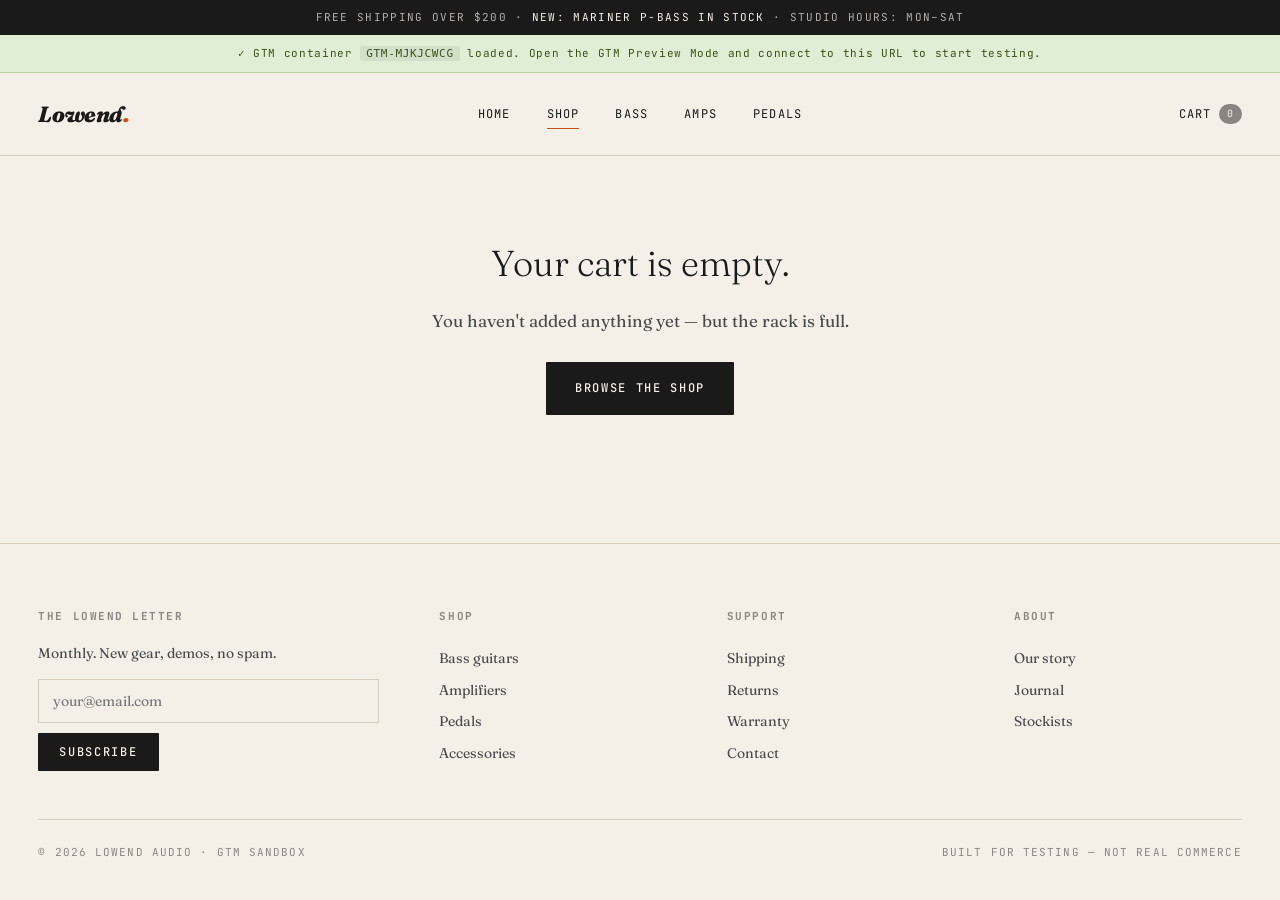
<file: gtm-sandbox/cart.html>
<!DOCTYPE html>
<html lang="en">
<head>
  <meta charset="UTF-8">
  <meta name="viewport" content="width=device-width, initial-scale=1.0">
  <title>Cart — Lowend Audio</title>
  <!-- ============================================================
       GTM CONTAINER ID — REPLACE GTM-XXXXXXX BELOW (in 3 places)
       ============================================================ -->
  <meta name="gtm-container-id" content="GTM-MJKJCWCG">

  <!-- Google Tag Manager -->
  <script>(function(w,d,s,l,i){w[l]=w[l]||[];w[l].push({'gtm.start':
  new Date().getTime(),event:'gtm.js'});var f=d.getElementsByTagName(s)[0],
  j=d.createElement(s),dl=l!='dataLayer'?'&l='+l:'';j.async=true;j.src=
  'https://www.googletagmanager.com/gtm.js?id='+i+dl;f.parentNode.insertBefore(j,f);
  })(window,document,'script','dataLayer','GTM-MJKJCWCG');</script>
  <!-- End Google Tag Manager -->
  <link rel="stylesheet" href="assets/css/style.css">
</head>
<body>
  <!-- Google Tag Manager (noscript) -->
  <noscript><iframe src="https://www.googletagmanager.com/ns.html?id=GTM-MJKJCWCG"
  height="0" width="0" style="display:none;visibility:hidden"></iframe></noscript>
  <!-- End Google Tag Manager (noscript) -->
  <div class="announce">
    <span>Free shipping over $200 ·</span> New: Mariner P-Bass in stock <span>· Studio hours: Mon–Sat</span>
  </div>

  <div id="gtm-status" class="gtm-status"></div>

  <header class="site-header">
    <div class="header-inner">
      <a href="index.html" class="logo">Lowend<span class="dot">.</span></a>
      <nav class="nav">
        <a href="index.html">Home</a><a href="products.html" class="active">Shop</a><a href="products.html?category=bass">Bass</a><a href="products.html?category=amps">Amps</a><a href="products.html?category=pedals">Pedals</a>
      </nav>
      <div class="header-utils">
        <a href="cart.html" class="cart-link">Cart <span class="cart-count" data-count="0">0</span></a>
      </div>
    </div>
  </header>
  <section class="container">
    <div id="cart-root"></div>
  </section>
  <footer class="site-footer">
    <div class="footer-inner">
      <div class="footer-col footer-newsletter">
        <h4>The Lowend Letter</h4>
        <p style="font-size:14px;color:var(--ink-soft);margin-bottom:14px;">Monthly. New gear, demos, no spam.</p>
        <form>
          <input type="email" placeholder="your@email.com" required>
          <button type="submit" class="btn btn-primary" style="padding:10px 20px;">Subscribe</button>
        </form>
      </div>
      <div class="footer-col">
        <h4>Shop</h4>
        <a href="products.html?category=bass">Bass guitars</a>
        <a href="products.html?category=amps">Amplifiers</a>
        <a href="products.html?category=pedals">Pedals</a>
        <a href="products.html?category=accessories">Accessories</a>
      </div>
      <div class="footer-col">
        <h4>Support</h4>
        <a href="#">Shipping</a>
        <a href="#">Returns</a>
        <a href="#">Warranty</a>
        <a href="#">Contact</a>
      </div>
      <div class="footer-col">
        <h4>About</h4>
        <a href="#">Our story</a>
        <a href="#">Journal</a>
        <a href="#">Stockists</a>
      </div>
    </div>
    <div class="footer-bottom">
      <div>© 2026 Lowend Audio · GTM Sandbox</div>
      <div>Built for testing — not real commerce</div>
    </div>
  </footer>

  <script src="assets/js/gtm-events.js"></script>
  <script src="assets/js/app.js"></script>
</body>
</html>
</file>
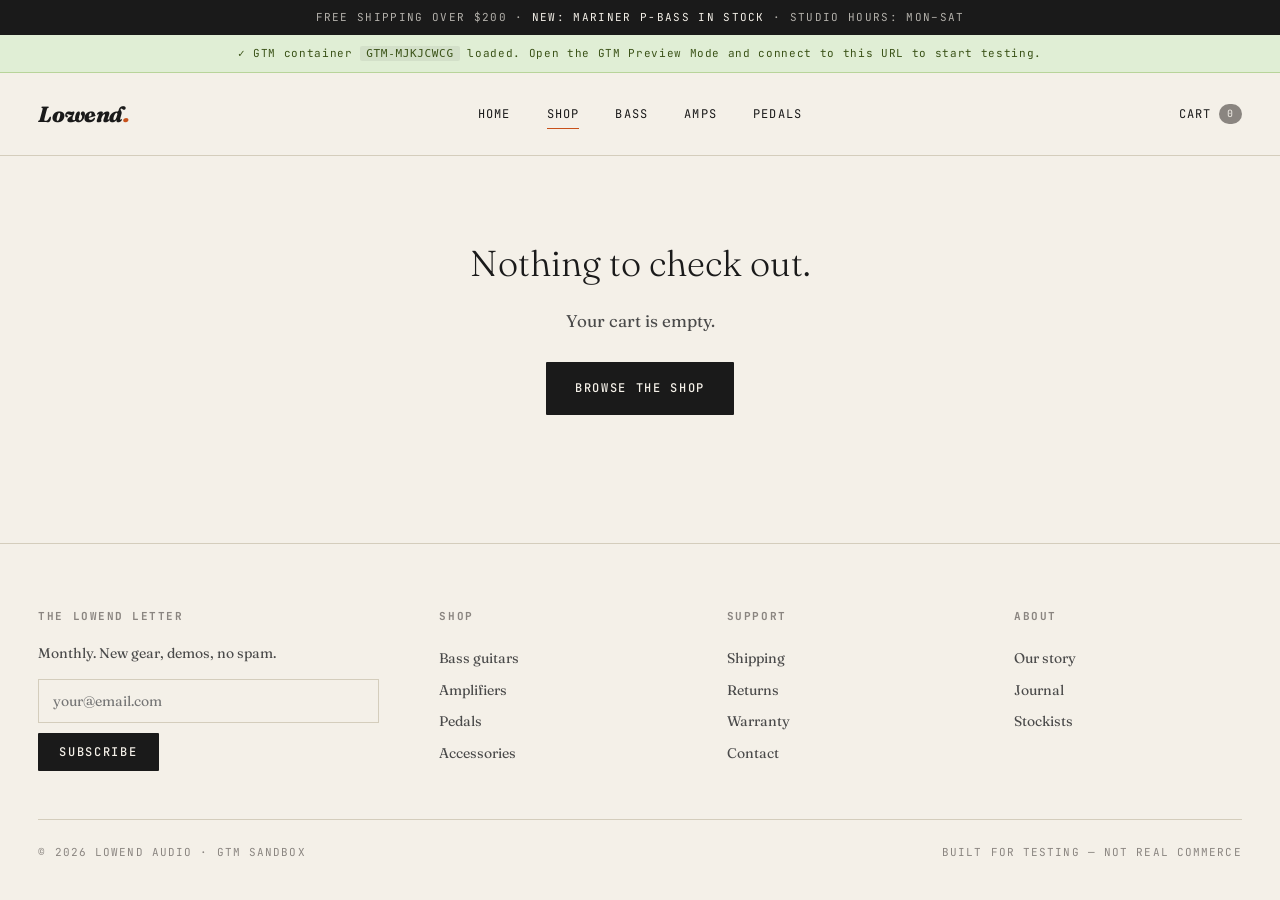
<file: gtm-sandbox/checkout.html>
<!DOCTYPE html>
<html lang="en">
<head>
  <meta charset="UTF-8">
  <meta name="viewport" content="width=device-width, initial-scale=1.0">
  <title>Checkout — Lowend Audio</title>
  <!-- ============================================================
       GTM CONTAINER ID — REPLACE GTM-XXXXXXX BELOW (in 3 places)
       ============================================================ -->
  <meta name="gtm-container-id" content="GTM-MJKJCWCG">

  <!-- Google Tag Manager -->
  <script>(function(w,d,s,l,i){w[l]=w[l]||[];w[l].push({'gtm.start':
  new Date().getTime(),event:'gtm.js'});var f=d.getElementsByTagName(s)[0],
  j=d.createElement(s),dl=l!='dataLayer'?'&l='+l:'';j.async=true;j.src=
  'https://www.googletagmanager.com/gtm.js?id='+i+dl;f.parentNode.insertBefore(j,f);
  })(window,document,'script','dataLayer','GTM-MJKJCWCG');</script>
  <!-- End Google Tag Manager -->
  <link rel="stylesheet" href="assets/css/style.css">
</head>
<body>
  <!-- Google Tag Manager (noscript) -->
  <noscript><iframe src="https://www.googletagmanager.com/ns.html?id=GTM-MJKJCWCG"
  height="0" width="0" style="display:none;visibility:hidden"></iframe></noscript>
  <!-- End Google Tag Manager (noscript) -->
  <div class="announce">
    <span>Free shipping over $200 ·</span> New: Mariner P-Bass in stock <span>· Studio hours: Mon–Sat</span>
  </div>

  <div id="gtm-status" class="gtm-status"></div>

  <header class="site-header">
    <div class="header-inner">
      <a href="index.html" class="logo">Lowend<span class="dot">.</span></a>
      <nav class="nav">
        <a href="index.html">Home</a><a href="products.html" class="active">Shop</a><a href="products.html?category=bass">Bass</a><a href="products.html?category=amps">Amps</a><a href="products.html?category=pedals">Pedals</a>
      </nav>
      <div class="header-utils">
        <a href="cart.html" class="cart-link">Cart <span class="cart-count" data-count="0">0</span></a>
      </div>
    </div>
  </header>
  <section class="container">
    <div id="checkout-root"></div>
  </section>
  <footer class="site-footer">
    <div class="footer-inner">
      <div class="footer-col footer-newsletter">
        <h4>The Lowend Letter</h4>
        <p style="font-size:14px;color:var(--ink-soft);margin-bottom:14px;">Monthly. New gear, demos, no spam.</p>
        <form>
          <input type="email" placeholder="your@email.com" required>
          <button type="submit" class="btn btn-primary" style="padding:10px 20px;">Subscribe</button>
        </form>
      </div>
      <div class="footer-col">
        <h4>Shop</h4>
        <a href="products.html?category=bass">Bass guitars</a>
        <a href="products.html?category=amps">Amplifiers</a>
        <a href="products.html?category=pedals">Pedals</a>
        <a href="products.html?category=accessories">Accessories</a>
      </div>
      <div class="footer-col">
        <h4>Support</h4>
        <a href="#">Shipping</a>
        <a href="#">Returns</a>
        <a href="#">Warranty</a>
        <a href="#">Contact</a>
      </div>
      <div class="footer-col">
        <h4>About</h4>
        <a href="#">Our story</a>
        <a href="#">Journal</a>
        <a href="#">Stockists</a>
      </div>
    </div>
    <div class="footer-bottom">
      <div>© 2026 Lowend Audio · GTM Sandbox</div>
      <div>Built for testing — not real commerce</div>
    </div>
  </footer>

  <script src="assets/js/gtm-events.js"></script>
  <script src="assets/js/app.js"></script>
</body>
</html>
</file>
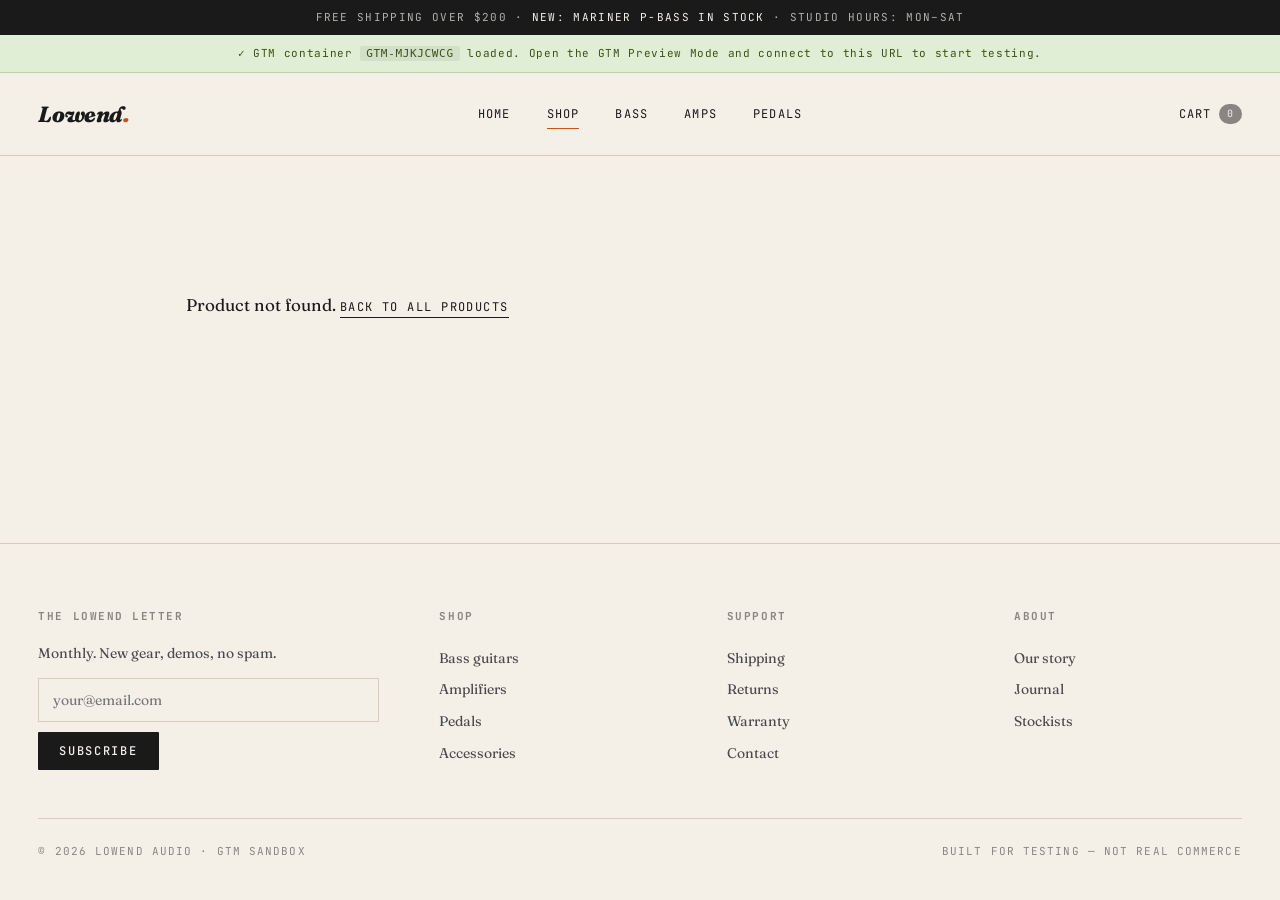
<file: gtm-sandbox/product.html>
<!DOCTYPE html>
<html lang="en">
<head>
  <meta charset="UTF-8">
  <meta name="viewport" content="width=device-width, initial-scale=1.0">
  <title>Product — Lowend Audio</title>
  <!-- ============================================================
       GTM CONTAINER ID — REPLACE GTM-XXXXXXX BELOW (in 3 places)
       ============================================================ -->
  <meta name="gtm-container-id" content="GTM-MJKJCWCG">

  <!-- Google Tag Manager -->
  <script>(function(w,d,s,l,i){w[l]=w[l]||[];w[l].push({'gtm.start':
  new Date().getTime(),event:'gtm.js'});var f=d.getElementsByTagName(s)[0],
  j=d.createElement(s),dl=l!='dataLayer'?'&l='+l:'';j.async=true;j.src=
  'https://www.googletagmanager.com/gtm.js?id='+i+dl;f.parentNode.insertBefore(j,f);
  })(window,document,'script','dataLayer','GTM-MJKJCWCG');</script>
  <!-- End Google Tag Manager -->
  <link rel="stylesheet" href="assets/css/style.css">
</head>
<body>
  <!-- Google Tag Manager (noscript) -->
  <noscript><iframe src="https://www.googletagmanager.com/ns.html?id=GTM-MJKJCWCG"
  height="0" width="0" style="display:none;visibility:hidden"></iframe></noscript>
  <!-- End Google Tag Manager (noscript) -->
  <div class="announce">
    <span>Free shipping over $200 ·</span> New: Mariner P-Bass in stock <span>· Studio hours: Mon–Sat</span>
  </div>

  <div id="gtm-status" class="gtm-status"></div>

  <header class="site-header">
    <div class="header-inner">
      <a href="index.html" class="logo">Lowend<span class="dot">.</span></a>
      <nav class="nav">
        <a href="index.html">Home</a><a href="products.html" class="active">Shop</a><a href="products.html?category=bass">Bass</a><a href="products.html?category=amps">Amps</a><a href="products.html?category=pedals">Pedals</a>
      </nav>
      <div class="header-utils">
        <a href="cart.html" class="cart-link">Cart <span class="cart-count" data-count="0">0</span></a>
      </div>
    </div>
  </header>
  <section class="container">
    <div id="product-detail" class="product-detail"></div>
  </section>
  <footer class="site-footer">
    <div class="footer-inner">
      <div class="footer-col footer-newsletter">
        <h4>The Lowend Letter</h4>
        <p style="font-size:14px;color:var(--ink-soft);margin-bottom:14px;">Monthly. New gear, demos, no spam.</p>
        <form>
          <input type="email" placeholder="your@email.com" required>
          <button type="submit" class="btn btn-primary" style="padding:10px 20px;">Subscribe</button>
        </form>
      </div>
      <div class="footer-col">
        <h4>Shop</h4>
        <a href="products.html?category=bass">Bass guitars</a>
        <a href="products.html?category=amps">Amplifiers</a>
        <a href="products.html?category=pedals">Pedals</a>
        <a href="products.html?category=accessories">Accessories</a>
      </div>
      <div class="footer-col">
        <h4>Support</h4>
        <a href="#">Shipping</a>
        <a href="#">Returns</a>
        <a href="#">Warranty</a>
        <a href="#">Contact</a>
      </div>
      <div class="footer-col">
        <h4>About</h4>
        <a href="#">Our story</a>
        <a href="#">Journal</a>
        <a href="#">Stockists</a>
      </div>
    </div>
    <div class="footer-bottom">
      <div>© 2026 Lowend Audio · GTM Sandbox</div>
      <div>Built for testing — not real commerce</div>
    </div>
  </footer>

  <script src="assets/js/gtm-events.js"></script>
  <script src="assets/js/app.js"></script>
</body>
</html>
</file>
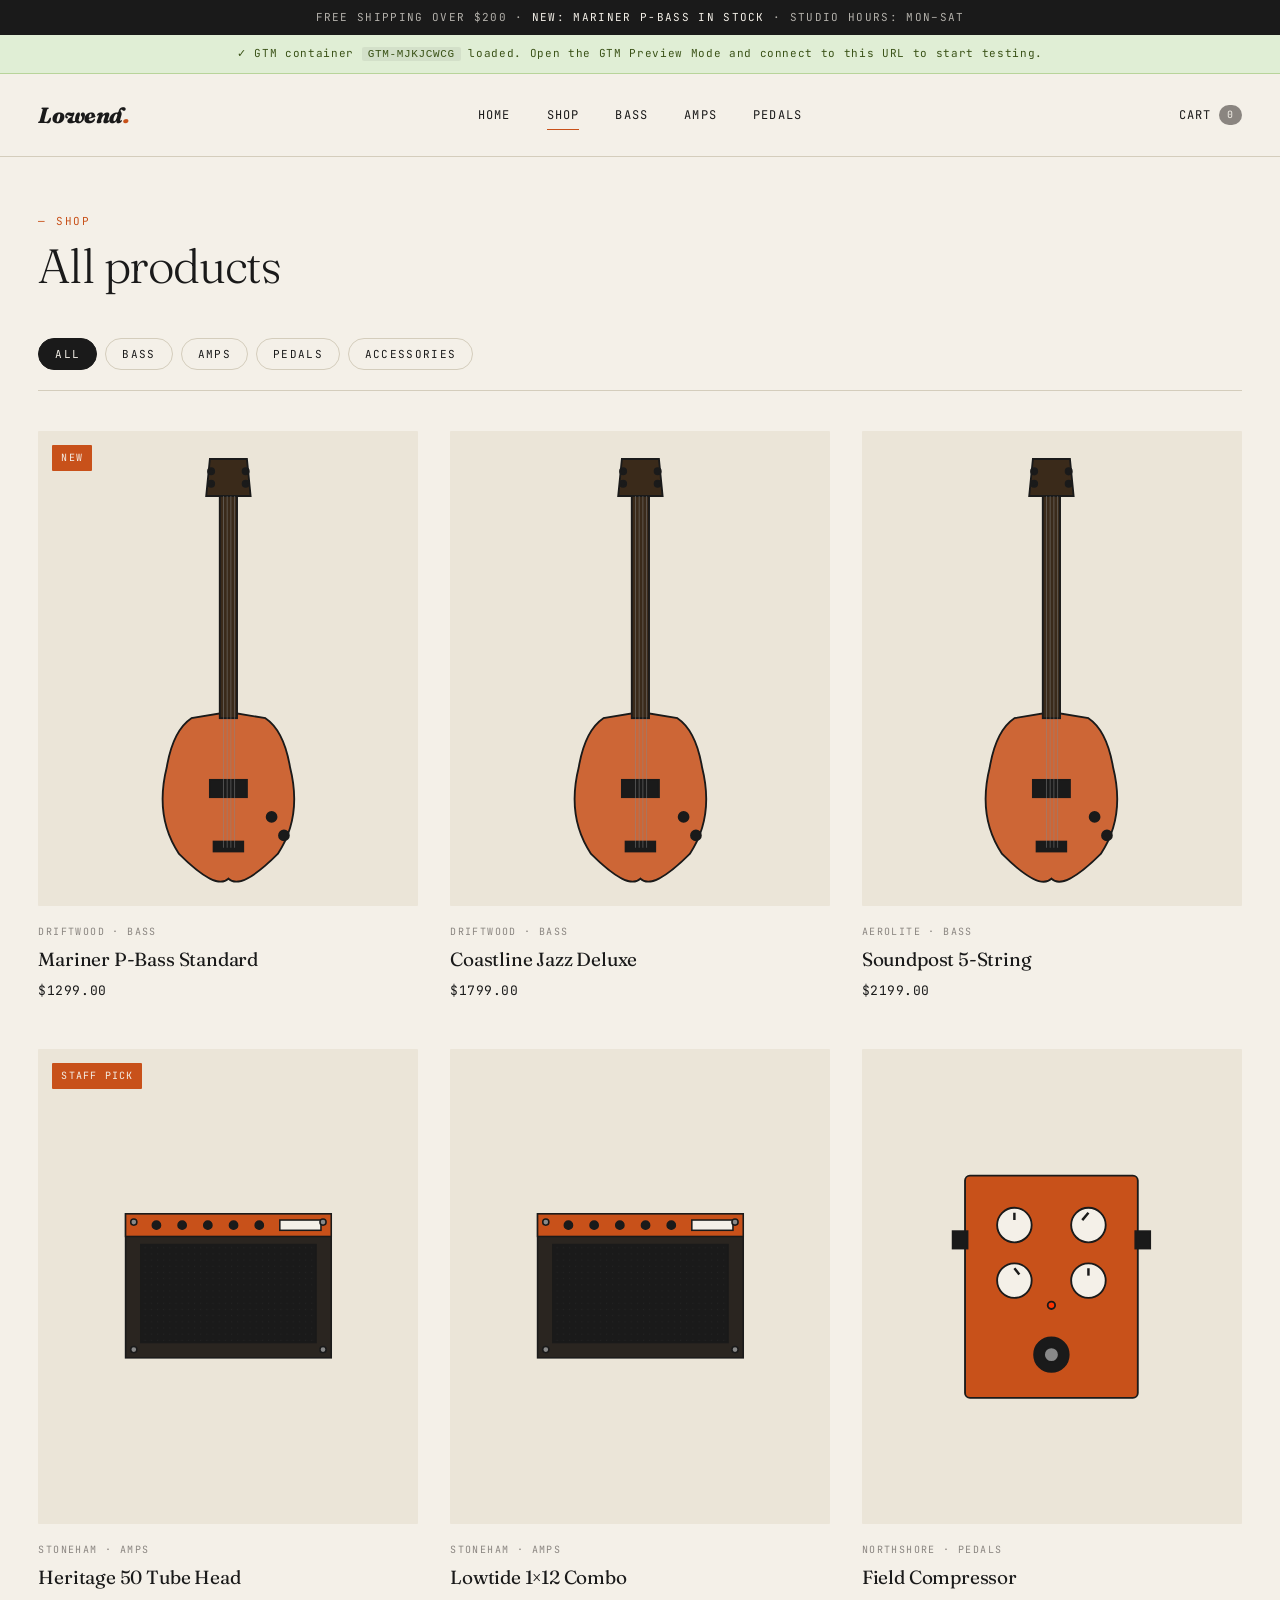
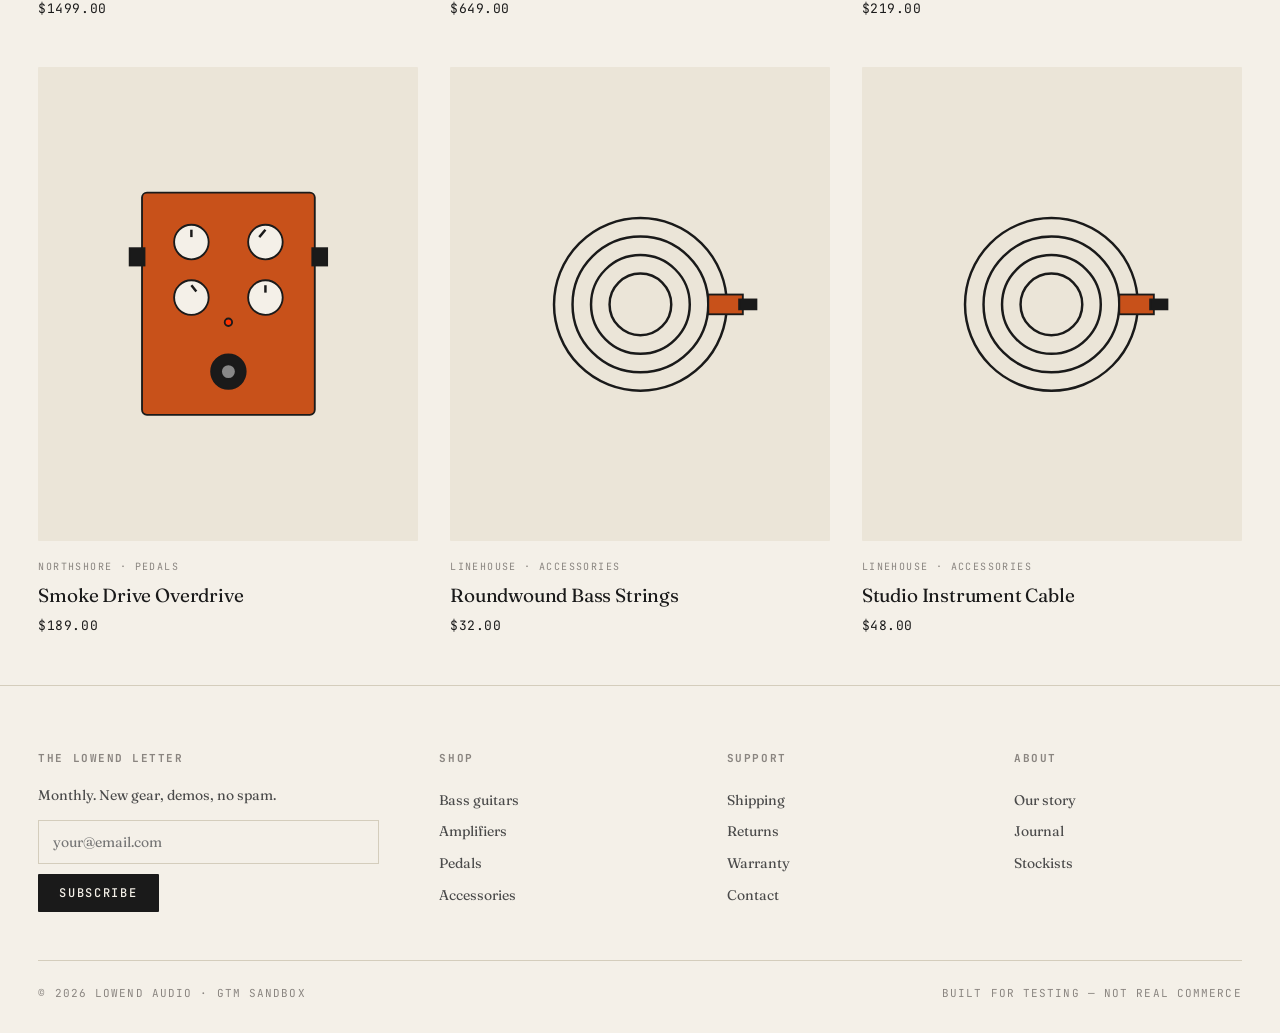
<file: gtm-sandbox/products.html>
<!DOCTYPE html>
<html lang="en">
<head>
  <meta charset="UTF-8">
  <meta name="viewport" content="width=device-width, initial-scale=1.0">
  <title>Shop — Lowend Audio</title>
  <!-- ============================================================
       GTM CONTAINER ID — REPLACE GTM-XXXXXXX BELOW (in 3 places)
       ============================================================ -->
  <meta name="gtm-container-id" content="GTM-MJKJCWCG">

  <!-- Google Tag Manager -->
  <script>(function(w,d,s,l,i){w[l]=w[l]||[];w[l].push({'gtm.start':
  new Date().getTime(),event:'gtm.js'});var f=d.getElementsByTagName(s)[0],
  j=d.createElement(s),dl=l!='dataLayer'?'&l='+l:'';j.async=true;j.src=
  'https://www.googletagmanager.com/gtm.js?id='+i+dl;f.parentNode.insertBefore(j,f);
  })(window,document,'script','dataLayer','GTM-MJKJCWCG');</script>
  <!-- End Google Tag Manager -->
  <link rel="stylesheet" href="assets/css/style.css">
</head>
<body>
  <!-- Google Tag Manager (noscript) -->
  <noscript><iframe src="https://www.googletagmanager.com/ns.html?id=GTM-MJKJCWCG"
  height="0" width="0" style="display:none;visibility:hidden"></iframe></noscript>
  <!-- End Google Tag Manager (noscript) -->
  <div class="announce">
    <span>Free shipping over $200 ·</span> New: Mariner P-Bass in stock <span>· Studio hours: Mon–Sat</span>
  </div>

  <div id="gtm-status" class="gtm-status"></div>

  <header class="site-header">
    <div class="header-inner">
      <a href="index.html" class="logo">Lowend<span class="dot">.</span></a>
      <nav class="nav">
        <a href="index.html">Home</a><a href="products.html" class="active">Shop</a><a href="products.html?category=bass">Bass</a><a href="products.html?category=amps">Amps</a><a href="products.html?category=pedals">Pedals</a>
      </nav>
      <div class="header-utils">
        <a href="cart.html" class="cart-link">Cart <span class="cart-count" data-count="0">0</span></a>
      </div>
    </div>
  </header>
  <section class="container" style="padding-top:56px;">
    <div class="section-head">
      <div>
        <span class="eyebrow">— Shop</span>
        <h2>All products</h2>
      </div>
    </div>
    <div class="filter-bar" id="filter-bar">
      <button class="filter-chip" data-filter="all">All</button>
      <button class="filter-chip" data-filter="bass">Bass</button>
      <button class="filter-chip" data-filter="amps">Amps</button>
      <button class="filter-chip" data-filter="pedals">Pedals</button>
      <button class="filter-chip" data-filter="accessories">Accessories</button>
    </div>
    <div class="product-grid" id="product-grid"></div>
  </section>
  <footer class="site-footer">
    <div class="footer-inner">
      <div class="footer-col footer-newsletter">
        <h4>The Lowend Letter</h4>
        <p style="font-size:14px;color:var(--ink-soft);margin-bottom:14px;">Monthly. New gear, demos, no spam.</p>
        <form>
          <input type="email" placeholder="your@email.com" required>
          <button type="submit" class="btn btn-primary" style="padding:10px 20px;">Subscribe</button>
        </form>
      </div>
      <div class="footer-col">
        <h4>Shop</h4>
        <a href="products.html?category=bass">Bass guitars</a>
        <a href="products.html?category=amps">Amplifiers</a>
        <a href="products.html?category=pedals">Pedals</a>
        <a href="products.html?category=accessories">Accessories</a>
      </div>
      <div class="footer-col">
        <h4>Support</h4>
        <a href="#">Shipping</a>
        <a href="#">Returns</a>
        <a href="#">Warranty</a>
        <a href="#">Contact</a>
      </div>
      <div class="footer-col">
        <h4>About</h4>
        <a href="#">Our story</a>
        <a href="#">Journal</a>
        <a href="#">Stockists</a>
      </div>
    </div>
    <div class="footer-bottom">
      <div>© 2026 Lowend Audio · GTM Sandbox</div>
      <div>Built for testing — not real commerce</div>
    </div>
  </footer>

  <script src="assets/js/gtm-events.js"></script>
  <script src="assets/js/app.js"></script>
</body>
</html>
</file>
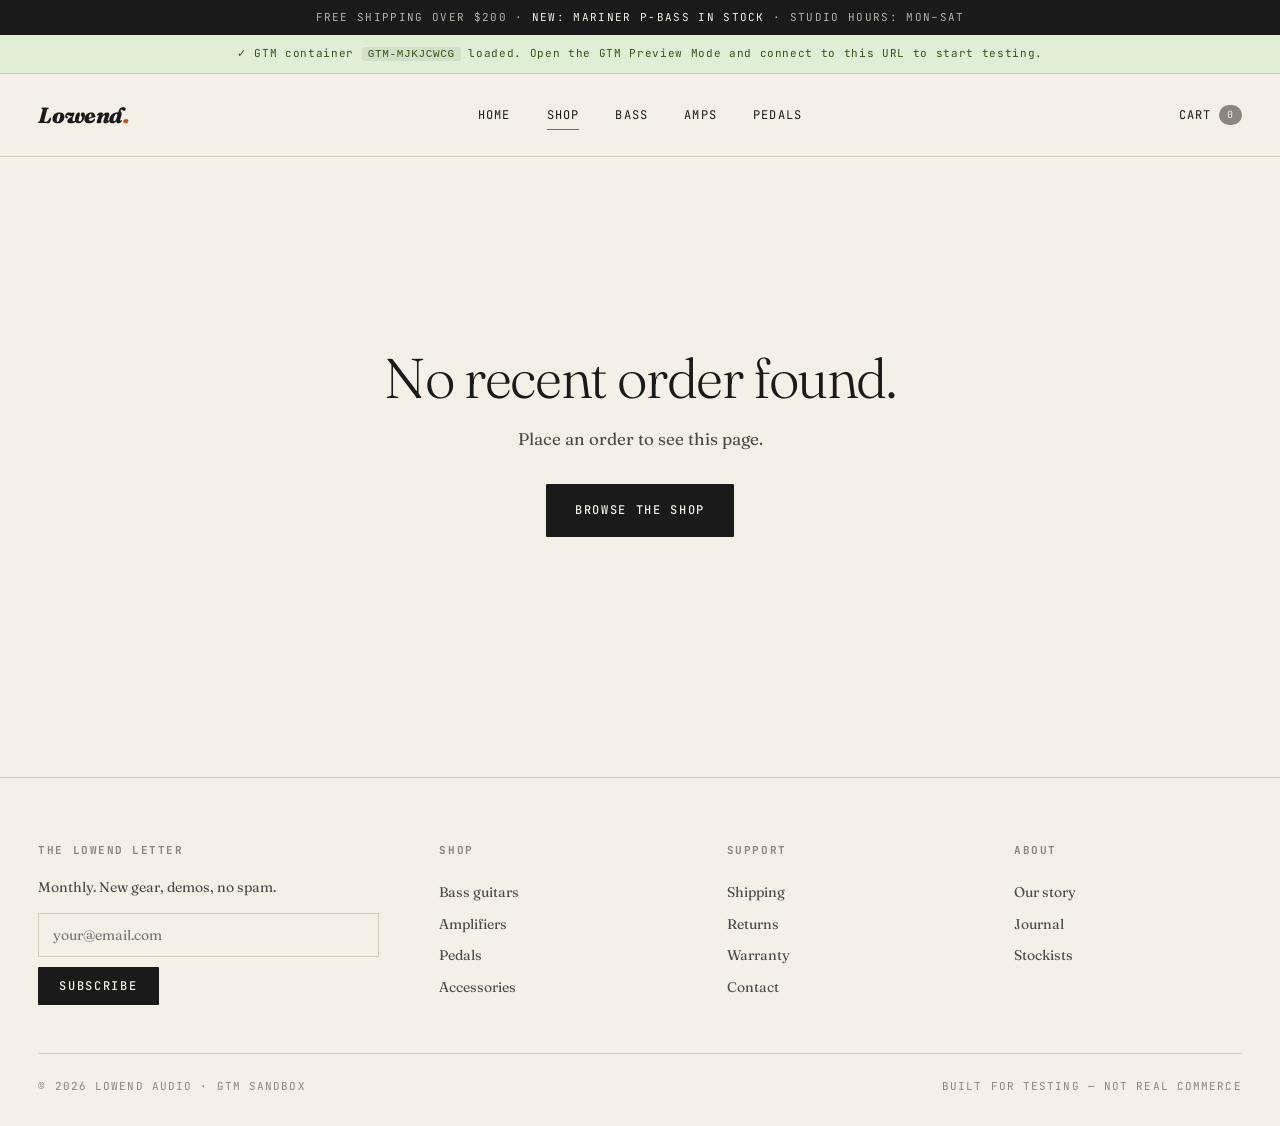
<file: gtm-sandbox/success.html>
<!DOCTYPE html>
<html lang="en">
<head>
  <meta charset="UTF-8">
  <meta name="viewport" content="width=device-width, initial-scale=1.0">
  <title>Order confirmed — Lowend Audio</title>
  <!-- ============================================================
       GTM CONTAINER ID — REPLACE GTM-XXXXXXX BELOW (in 3 places)
       ============================================================ -->
  <meta name="gtm-container-id" content="GTM-MJKJCWCG">

  <!-- Google Tag Manager -->
  <script>(function(w,d,s,l,i){w[l]=w[l]||[];w[l].push({'gtm.start':
  new Date().getTime(),event:'gtm.js'});var f=d.getElementsByTagName(s)[0],
  j=d.createElement(s),dl=l!='dataLayer'?'&l='+l:'';j.async=true;j.src=
  'https://www.googletagmanager.com/gtm.js?id='+i+dl;f.parentNode.insertBefore(j,f);
  })(window,document,'script','dataLayer','GTM-MJKJCWCG');</script>
  <!-- End Google Tag Manager -->
  <link rel="stylesheet" href="assets/css/style.css">
</head>
<body>
  <!-- Google Tag Manager (noscript) -->
  <noscript><iframe src="https://www.googletagmanager.com/ns.html?id=GTM-MJKJCWCG"
  height="0" width="0" style="display:none;visibility:hidden"></iframe></noscript>
  <!-- End Google Tag Manager (noscript) -->
  <div class="announce">
    <span>Free shipping over $200 ·</span> New: Mariner P-Bass in stock <span>· Studio hours: Mon–Sat</span>
  </div>

  <div id="gtm-status" class="gtm-status"></div>

  <header class="site-header">
    <div class="header-inner">
      <a href="index.html" class="logo">Lowend<span class="dot">.</span></a>
      <nav class="nav">
        <a href="index.html">Home</a><a href="products.html" class="active">Shop</a><a href="products.html?category=bass">Bass</a><a href="products.html?category=amps">Amps</a><a href="products.html?category=pedals">Pedals</a>
      </nav>
      <div class="header-utils">
        <a href="cart.html" class="cart-link">Cart <span class="cart-count" data-count="0">0</span></a>
      </div>
    </div>
  </header>
  <section>
    <div id="success-root"></div>
  </section>
  <footer class="site-footer">
    <div class="footer-inner">
      <div class="footer-col footer-newsletter">
        <h4>The Lowend Letter</h4>
        <p style="font-size:14px;color:var(--ink-soft);margin-bottom:14px;">Monthly. New gear, demos, no spam.</p>
        <form>
          <input type="email" placeholder="your@email.com" required>
          <button type="submit" class="btn btn-primary" style="padding:10px 20px;">Subscribe</button>
        </form>
      </div>
      <div class="footer-col">
        <h4>Shop</h4>
        <a href="products.html?category=bass">Bass guitars</a>
        <a href="products.html?category=amps">Amplifiers</a>
        <a href="products.html?category=pedals">Pedals</a>
        <a href="products.html?category=accessories">Accessories</a>
      </div>
      <div class="footer-col">
        <h4>Support</h4>
        <a href="#">Shipping</a>
        <a href="#">Returns</a>
        <a href="#">Warranty</a>
        <a href="#">Contact</a>
      </div>
      <div class="footer-col">
        <h4>About</h4>
        <a href="#">Our story</a>
        <a href="#">Journal</a>
        <a href="#">Stockists</a>
      </div>
    </div>
    <div class="footer-bottom">
      <div>© 2026 Lowend Audio · GTM Sandbox</div>
      <div>Built for testing — not real commerce</div>
    </div>
  </footer>

  <script src="assets/js/gtm-events.js"></script>
  <script src="assets/js/app.js"></script>
</body>
</html>
</file>
<file: gtm-sandbox/assets/css/style.css>
/* =========================================================
   LOWEND AUDIO — GTM SANDBOX STORE
   Aesthetic: editorial gear-shop, generous whitespace,
   warm off-white paper, deep ink type, single amber accent.
   ========================================================= */

@import url('https://fonts.googleapis.com/css2?family=Fraunces:opsz,wght@9..144,300;9..144,400;9..144,600;9..144,800&family=JetBrains+Mono:wght@400;500&display=swap');

:root {
  --paper: #f4f0e8;
  --paper-2: #ebe5d8;
  --ink: #1a1a1a;
  --ink-soft: #4a4a4a;
  --ink-faint: #8a8580;
  --rule: #d4cdbc;
  --accent: #c8511a;
  --accent-dark: #8a3712;
  --ok: #2d5016;

  --serif: 'Fraunces', 'Times New Roman', serif;
  --mono: 'JetBrains Mono', 'Courier New', monospace;

  --max: 1680px;
  --pad: clamp(20px, 3vw, 48px);
}

* { box-sizing: border-box; margin: 0; padding: 0; }

html { scroll-behavior: smooth; }

body {
  background: var(--paper);
  color: var(--ink);
  font-family: var(--serif);
  font-weight: 400;
  font-size: 17px;
  line-height: 1.55;
  -webkit-font-smoothing: antialiased;
  text-rendering: optimizeLegibility;
}

a { color: inherit; text-decoration: none; }
img { max-width: 100%; display: block; }
button { font-family: inherit; cursor: pointer; border: none; background: none; color: inherit; }

/* ============ ANNOUNCEMENT BAR ============ */
.announce {
  background: var(--ink);
  color: var(--paper);
  font-family: var(--mono);
  font-size: 11px;
  letter-spacing: 0.12em;
  text-transform: uppercase;
  padding: 9px clamp(20px, 3vw, 48px);
  text-align: center;
}
.announce span { opacity: 0.7; }

/* ============ HEADER ============ */
.site-header {
  border-bottom: 1px solid var(--rule);
  background: var(--paper);
  position: sticky;
  top: 0;
  z-index: 100;
}
.header-inner {
  width: 100%;
  padding: 24px clamp(20px, 3vw, 48px);
  display: grid;
  grid-template-columns: 1fr auto 1fr;
  align-items: center;
  gap: 24px;
}
.logo {
  font-family: var(--serif);
  font-weight: 800;
  font-size: 22px;
  letter-spacing: -0.02em;
  font-style: italic;
}
.logo .dot { color: var(--accent); }
.nav {
  display: flex;
  justify-content: center;
  gap: 36px;
}
.nav a {
  font-family: var(--mono);
  font-size: 12px;
  letter-spacing: 0.1em;
  text-transform: uppercase;
  position: relative;
  padding: 4px 0;
  transition: color 0.2s;
}
.nav a:hover { color: var(--accent); }
.nav a.active::after {
  content: '';
  position: absolute;
  bottom: -2px;
  left: 0;
  right: 0;
  height: 1px;
  background: var(--accent);
}
.header-utils {
  display: flex;
  justify-content: flex-end;
  gap: 22px;
  align-items: center;
  font-family: var(--mono);
  font-size: 12px;
  letter-spacing: 0.08em;
  text-transform: uppercase;
}
.cart-link {
  display: inline-flex;
  align-items: center;
  gap: 8px;
}
.cart-count {
  background: var(--accent);
  color: var(--paper);
  border-radius: 999px;
  padding: 2px 8px;
  font-size: 10px;
  min-width: 20px;
  text-align: center;
}
.cart-count[data-count="0"] { background: var(--ink-faint); }

/* ============ LAYOUT ============ */
.container {
  max-width: var(--max);
  margin: 0 auto;
  padding: 0 var(--pad);
}
section { padding: 72px 0; }
@media (max-width: 700px) { section { padding: 48px 0; } }

/* ============ HERO ============ */
.hero {
  padding: 96px 0 80px;
  border-bottom: 1px solid var(--rule);
  position: relative;
  overflow: hidden;
}
.hero-grid {
  width: 100%;
  padding: 0 clamp(20px, 3vw, 48px);
  display: grid;
  grid-template-columns: 1.1fr 0.9fr;
  gap: 80px;
  align-items: center;
}
@media (max-width: 860px) {
  .hero-grid { grid-template-columns: 1fr; gap: 40px; }
}
.hero-eyebrow {
  font-family: var(--mono);
  font-size: 12px;
  letter-spacing: 0.16em;
  text-transform: uppercase;
  color: var(--accent);
  margin-bottom: 22px;
}
.hero h1 {
  font-family: var(--serif);
  font-weight: 300;
  font-size: clamp(44px, 7vw, 92px);
  line-height: 0.96;
  letter-spacing: -0.035em;
  margin-bottom: 28px;
}
.hero h1 em {
  font-style: italic;
  font-weight: 400;
  color: var(--accent);
}
.hero p {
  font-size: 19px;
  line-height: 1.6;
  color: var(--ink-soft);
  max-width: 480px;
  margin-bottom: 36px;
}
.hero-cta {
  display: inline-flex;
  align-items: center;
  gap: 14px;
}
.hero-art {
  aspect-ratio: 4/5;
  background: linear-gradient(135deg, #2a2520 0%, #1a1612 100%);
  border-radius: 2px;
  position: relative;
  overflow: hidden;
}
.hero-art::before {
  content: '';
  position: absolute;
  inset: 0;
  background:
    radial-gradient(ellipse at 30% 20%, rgba(200, 81, 26, 0.18), transparent 60%),
    radial-gradient(ellipse at 70% 80%, rgba(244, 240, 232, 0.06), transparent 50%);
}
.hero-art-label {
  position: absolute;
  bottom: 24px;
  left: 24px;
  font-family: var(--mono);
  font-size: 11px;
  letter-spacing: 0.14em;
  text-transform: uppercase;
  color: var(--paper);
  opacity: 0.7;
}
.hero-art-svg {
  position: absolute;
  inset: 0;
  margin: auto;
  width: 70%;
  height: auto;
}

/* ============ BUTTONS ============ */
.btn {
  display: inline-flex;
  align-items: center;
  justify-content: center;
  gap: 10px;
  padding: 16px 28px;
  font-family: var(--mono);
  font-size: 12px;
  letter-spacing: 0.14em;
  text-transform: uppercase;
  font-weight: 500;
  border-radius: 1px;
  transition: all 0.2s;
  cursor: pointer;
  border: 1px solid transparent;
}
.btn-primary {
  background: var(--ink);
  color: var(--paper);
}
.btn-primary:hover {
  background: var(--accent);
}
.btn-outline {
  background: transparent;
  color: var(--ink);
  border-color: var(--ink);
}
.btn-outline:hover {
  background: var(--ink);
  color: var(--paper);
}
.btn-text {
  font-family: var(--mono);
  font-size: 12px;
  letter-spacing: 0.12em;
  text-transform: uppercase;
  color: var(--ink);
  border-bottom: 1px solid var(--ink);
  padding-bottom: 2px;
  transition: color 0.2s, border-color 0.2s;
}
.btn-text:hover { color: var(--accent); border-color: var(--accent); }
.btn-block { width: 100%; }
.btn:disabled { opacity: 0.4; cursor: not-allowed; }

/* ============ SECTION HEADER ============ */
.section-head {
  display: flex;
  justify-content: space-between;
  align-items: flex-end;
  margin-bottom: 48px;
  gap: 24px;
  flex-wrap: wrap;
}
.section-head h2 {
  font-family: var(--serif);
  font-weight: 300;
  font-size: clamp(32px, 4vw, 48px);
  letter-spacing: -0.025em;
  line-height: 1;
}
.section-head .eyebrow {
  font-family: var(--mono);
  font-size: 11px;
  letter-spacing: 0.16em;
  text-transform: uppercase;
  color: var(--accent);
  margin-bottom: 12px;
  display: block;
}

/* ============ PRODUCT GRID ============ */
.product-grid {
  display: grid;
  grid-template-columns: repeat(auto-fill, minmax(280px, 1fr));
  gap: 48px 32px;
}
.product-card {
  position: relative;
  transition: transform 0.3s;
}
.product-card a { display: block; }
.product-card-img {
  aspect-ratio: 4/5;
  background: var(--paper-2);
  margin-bottom: 18px;
  position: relative;
  overflow: hidden;
  border-radius: 1px;
}
.product-card-img svg {
  position: absolute;
  inset: 0;
  margin: auto;
  width: 65%;
  height: auto;
  transition: transform 0.5s ease;
}
.product-card:hover .product-card-img svg { transform: scale(1.04); }
.product-card-cat {
  font-family: var(--mono);
  font-size: 10px;
  letter-spacing: 0.14em;
  text-transform: uppercase;
  color: var(--ink-faint);
  margin-bottom: 6px;
}
.product-card h3 {
  font-family: var(--serif);
  font-weight: 400;
  font-size: 19px;
  letter-spacing: -0.01em;
  margin-bottom: 6px;
}
.product-card .price {
  font-family: var(--mono);
  font-size: 13px;
  letter-spacing: 0.04em;
}
.product-card .badge {
  position: absolute;
  top: 14px;
  left: 14px;
  background: var(--accent);
  color: var(--paper);
  font-family: var(--mono);
  font-size: 10px;
  letter-spacing: 0.12em;
  text-transform: uppercase;
  padding: 5px 9px;
  border-radius: 1px;
}

/* ============ PRODUCT DETAIL PAGE ============ */
.product-detail {
  display: grid;
  grid-template-columns: 1.1fr 0.9fr;
  gap: 80px;
  padding: 56px 0 96px;
}
@media (max-width: 860px) {
  .product-detail { grid-template-columns: 1fr; gap: 32px; }
}
.product-gallery {
  aspect-ratio: 1;
  background: var(--paper-2);
  border-radius: 1px;
  position: relative;
  overflow: hidden;
}
.product-gallery svg {
  position: absolute;
  inset: 0;
  margin: auto;
  width: 60%;
  height: auto;
}
.product-info .breadcrumb {
  font-family: var(--mono);
  font-size: 11px;
  letter-spacing: 0.12em;
  text-transform: uppercase;
  color: var(--ink-faint);
  margin-bottom: 22px;
}
.product-info .breadcrumb a:hover { color: var(--accent); }
.product-info h1 {
  font-family: var(--serif);
  font-weight: 300;
  font-size: clamp(34px, 4.5vw, 52px);
  line-height: 1;
  letter-spacing: -0.03em;
  margin-bottom: 18px;
}
.product-info .price-tag {
  font-family: var(--mono);
  font-size: 22px;
  margin-bottom: 28px;
}
.product-info .desc {
  color: var(--ink-soft);
  line-height: 1.7;
  margin-bottom: 32px;
  max-width: 480px;
}
.qty-row {
  display: flex;
  gap: 14px;
  align-items: center;
  margin-bottom: 24px;
}
.qty-control {
  display: inline-flex;
  border: 1px solid var(--ink);
  border-radius: 1px;
}
.qty-control button {
  width: 44px;
  height: 50px;
  font-size: 18px;
}
.qty-control input {
  width: 50px;
  height: 50px;
  text-align: center;
  border: none;
  background: transparent;
  font-family: var(--mono);
  font-size: 14px;
  color: var(--ink);
  border-left: 1px solid var(--rule);
  border-right: 1px solid var(--rule);
}
.product-meta {
  margin-top: 32px;
  padding-top: 24px;
  border-top: 1px solid var(--rule);
  font-family: var(--mono);
  font-size: 12px;
  letter-spacing: 0.06em;
  color: var(--ink-faint);
}
.product-meta div { padding: 6px 0; }
.product-meta strong { color: var(--ink); font-weight: 500; }

/* ============ CART ============ */
.cart-wrap {
  display: grid;
  grid-template-columns: 1.4fr 0.6fr;
  gap: 80px;
  padding: 32px 0 96px;
}
@media (max-width: 860px) { .cart-wrap { grid-template-columns: 1fr; } }
.cart-items {
  border-top: 1px solid var(--rule);
}
.cart-item {
  display: grid;
  grid-template-columns: 110px 1fr auto auto;
  gap: 24px;
  padding: 24px 0;
  border-bottom: 1px solid var(--rule);
  align-items: center;
}
@media (max-width: 600px) {
  .cart-item { grid-template-columns: 80px 1fr; }
  .cart-item .qty-control { grid-column: 2; }
  .cart-item .line-price { grid-column: 2; }
}
.cart-item-img {
  width: 110px;
  aspect-ratio: 1;
  background: var(--paper-2);
  position: relative;
  overflow: hidden;
}
.cart-item-img svg {
  position: absolute;
  inset: 0;
  margin: auto;
  width: 70%;
  height: auto;
}
.cart-item h3 {
  font-family: var(--serif);
  font-weight: 400;
  font-size: 18px;
  margin-bottom: 4px;
}
.cart-item .cat {
  font-family: var(--mono);
  font-size: 11px;
  letter-spacing: 0.1em;
  text-transform: uppercase;
  color: var(--ink-faint);
  margin-bottom: 12px;
}
.cart-item .remove {
  font-family: var(--mono);
  font-size: 11px;
  letter-spacing: 0.1em;
  text-transform: uppercase;
  color: var(--ink-faint);
  border-bottom: 1px solid transparent;
}
.cart-item .remove:hover { color: var(--accent); border-color: var(--accent); }
.cart-item .line-price {
  font-family: var(--mono);
  font-size: 14px;
}
.cart-summary {
  background: var(--paper-2);
  padding: 32px;
  border-radius: 1px;
  height: fit-content;
  position: sticky;
  top: 100px;
}
.cart-summary h3 {
  font-family: var(--serif);
  font-weight: 400;
  font-size: 22px;
  margin-bottom: 24px;
}
.cart-summary .row {
  display: flex;
  justify-content: space-between;
  padding: 10px 0;
  font-family: var(--mono);
  font-size: 13px;
}
.cart-summary .row.total {
  padding-top: 18px;
  margin-top: 8px;
  border-top: 1px solid var(--rule);
  font-size: 16px;
  font-weight: 500;
}
.cart-empty {
  padding: 80px 20px;
  text-align: center;
}
.cart-empty h2 {
  font-family: var(--serif);
  font-weight: 300;
  font-size: 36px;
  margin-bottom: 16px;
}
.cart-empty p {
  color: var(--ink-soft);
  margin-bottom: 28px;
}

/* ============ CHECKOUT ============ */
.checkout-wrap {
  display: grid;
  grid-template-columns: 1.2fr 0.8fr;
  gap: 80px;
  padding: 32px 0 96px;
}
@media (max-width: 860px) { .checkout-wrap { grid-template-columns: 1fr; } }
.form-section {
  margin-bottom: 36px;
}
.form-section h3 {
  font-family: var(--serif);
  font-weight: 400;
  font-size: 22px;
  margin-bottom: 22px;
  padding-bottom: 12px;
  border-bottom: 1px solid var(--rule);
}
.field {
  margin-bottom: 18px;
}
.field-row {
  display: grid;
  grid-template-columns: 1fr 1fr;
  gap: 16px;
}
@media (max-width: 500px) { .field-row { grid-template-columns: 1fr; } }
.field label {
  display: block;
  font-family: var(--mono);
  font-size: 11px;
  letter-spacing: 0.1em;
  text-transform: uppercase;
  color: var(--ink-soft);
  margin-bottom: 8px;
}
.field input, .field select {
  width: 100%;
  padding: 14px 16px;
  border: 1px solid var(--rule);
  background: var(--paper);
  font-family: var(--serif);
  font-size: 16px;
  color: var(--ink);
  border-radius: 1px;
  transition: border-color 0.2s;
}
.field input:focus, .field select:focus {
  outline: none;
  border-color: var(--ink);
}
.payment-options {
  display: grid;
  gap: 12px;
}
.payment-options label {
  display: flex;
  align-items: center;
  gap: 12px;
  padding: 16px 18px;
  border: 1px solid var(--rule);
  cursor: pointer;
  font-family: var(--mono);
  font-size: 12px;
  letter-spacing: 0.08em;
  text-transform: uppercase;
  transition: border-color 0.2s, background 0.2s;
}
.payment-options label:has(input:checked) {
  border-color: var(--ink);
  background: var(--paper-2);
}
.payment-options input { accent-color: var(--ink); }

/* ============ SUCCESS PAGE ============ */
.success-wrap {
  text-align: center;
  padding: 120px 20px;
  max-width: 600px;
  margin: 0 auto;
}
.success-check {
  width: 72px;
  height: 72px;
  border: 1.5px solid var(--ok);
  border-radius: 50%;
  margin: 0 auto 32px;
  display: flex;
  align-items: center;
  justify-content: center;
  color: var(--ok);
}
.success-wrap .eyebrow {
  font-family: var(--mono);
  font-size: 11px;
  letter-spacing: 0.16em;
  text-transform: uppercase;
  color: var(--accent);
  margin-bottom: 16px;
}
.success-wrap h1 {
  font-family: var(--serif);
  font-weight: 300;
  font-size: clamp(36px, 5vw, 56px);
  line-height: 1.05;
  letter-spacing: -0.025em;
  margin-bottom: 18px;
}
.success-wrap p {
  color: var(--ink-soft);
  margin-bottom: 32px;
}
.order-detail {
  background: var(--paper-2);
  padding: 24px;
  text-align: left;
  font-family: var(--mono);
  font-size: 13px;
  margin: 32px 0;
}
.order-detail .row {
  display: flex;
  justify-content: space-between;
  padding: 6px 0;
}

/* ============ FOOTER ============ */
.site-footer {
  border-top: 1px solid var(--rule);
  padding: 64px clamp(20px, 3vw, 48px) 32px;
  margin-top: 48px;
}
.footer-inner {
  width: 100%;
  display: grid;
  grid-template-columns: 1.5fr 1fr 1fr 1fr;
  gap: 60px;
}
@media (max-width: 700px) { .footer-inner { grid-template-columns: 1fr 1fr; } }
.footer-col h4 {
  font-family: var(--mono);
  font-size: 11px;
  letter-spacing: 0.14em;
  text-transform: uppercase;
  margin-bottom: 18px;
  color: var(--ink-faint);
}
.footer-col a {
  display: block;
  padding: 5px 0;
  font-size: 14px;
  color: var(--ink-soft);
  transition: color 0.2s;
}
.footer-col a:hover { color: var(--accent); }
.footer-newsletter input {
  width: 100%;
  padding: 12px 14px;
  border: 1px solid var(--rule);
  background: transparent;
  font-family: var(--serif);
  font-size: 14px;
  margin-bottom: 10px;
}
.footer-newsletter input:focus { outline: none; border-color: var(--ink); }
.footer-bottom {
  width: 100%;
  margin: 48px 0 0;
  padding-top: 24px;
  border-top: 1px solid var(--rule);
  font-family: var(--mono);
  font-size: 11px;
  letter-spacing: 0.1em;
  text-transform: uppercase;
  color: var(--ink-faint);
  display: flex;
  justify-content: space-between;
  flex-wrap: wrap;
  gap: 12px;
}

/* ============ FILTER BAR (products page) ============ */
.filter-bar {
  display: flex;
  gap: 8px;
  margin-bottom: 40px;
  flex-wrap: wrap;
  padding-bottom: 20px;
  border-bottom: 1px solid var(--rule);
}
.filter-chip {
  font-family: var(--mono);
  font-size: 11px;
  letter-spacing: 0.12em;
  text-transform: uppercase;
  padding: 8px 16px;
  border: 1px solid var(--rule);
  background: transparent;
  border-radius: 999px;
  transition: all 0.2s;
}
.filter-chip:hover { border-color: var(--ink); }
.filter-chip.active {
  background: var(--ink);
  color: var(--paper);
  border-color: var(--ink);
}

/* ============ FLASH MESSAGE ============ */
.flash {
  position: fixed;
  bottom: 24px;
  right: 24px;
  background: var(--ink);
  color: var(--paper);
  padding: 16px 22px;
  font-family: var(--mono);
  font-size: 12px;
  letter-spacing: 0.08em;
  text-transform: uppercase;
  border-radius: 1px;
  transform: translateY(100px);
  opacity: 0;
  transition: all 0.3s;
  z-index: 1000;
  max-width: 320px;
}
.flash.show { transform: translateY(0); opacity: 1; }

/* ============ GTM STATUS BANNER ============ */
.gtm-status {
  background: #fff4d6;
  border-bottom: 1px solid #e8d68a;
  padding: 10px var(--pad);
  font-family: var(--mono);
  font-size: 11px;
  letter-spacing: 0.06em;
  text-align: center;
  color: #6b5400;
}
.gtm-status.ok { background: #e0eed5; border-color: #b8d49a; color: #3a5217; }
.gtm-status code { background: rgba(0,0,0,0.06); padding: 1px 6px; border-radius: 2px; }
</file>
